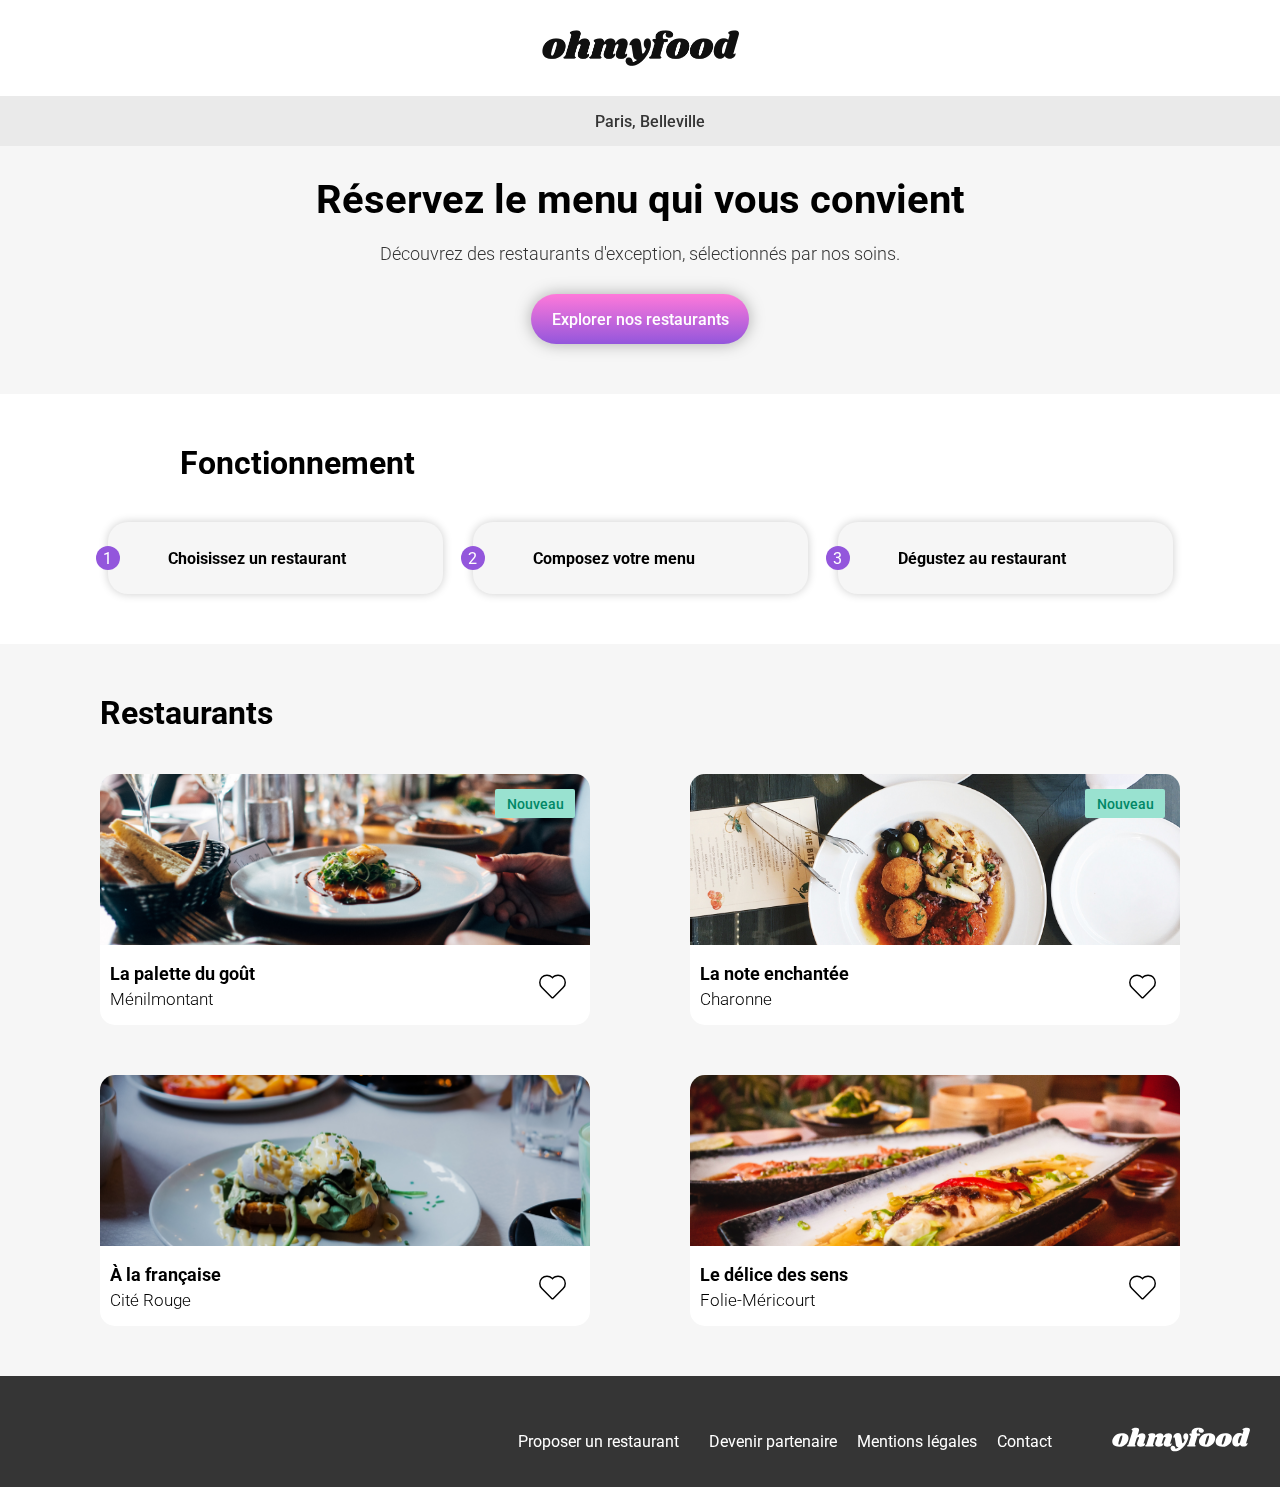
<file: index.html>
<!DOCTYPE html>
<html lang="fr">
<head>
    <meta charset="UTF-8">
    <meta name="viewport" content="width=device-width, initial-scale=1.0">
    <link rel="icon" href="assets/images/logo/omf.png">
    <link rel="preconnect" href="https://fonts.googleapis.com">
    <link rel="preconnect" href="https://fonts.gstatic.com" crossorigin>
    <link href="https://fonts.googleapis.com/css2?family=Roboto+Condensed:ital,wght@0,100..900;1,100..900&family=Roboto:wght@400;500;700;900&display=swap" rel="stylesheet">
    <link rel="preconnect" href="https://fonts.googleapis.com">
    <link rel="preconnect" href="https://fonts.gstatic.com" crossorigin>
    <link href="https://fonts.googleapis.com/css2?family=Shrikhand&display=swap" rel="stylesheet">
    <link rel="stylesheet" href="https://cdnjs.cloudflare.com/ajax/libs/font-awesome/6.2.1/css/all.min.css" integrity="sha512-MV7K8+y+gLIBoVD59lQIYicR65iaqukzvf/nwasF0nqhPay5w/9lJmVM2hMDcnK1OnMGCdVK+iQrJ7lzPJQd1w==" crossorigin="anonymous" referrerpolicy="no-referrer">
    <link rel="stylesheet" href="./assets/style.css">
    <title>ohmyfood</title>
</head>
<body>
    <div class="main__container">
        <div class="loader-background">
            <div class="loader-wrapper">
              <div class="loader">
                <div class="roller"></div>
                <div class="roller"></div>
              </div>
              
              <div id="loader2" class="loader">
                <div class="roller"></div>
                <div class="roller"></div>
              </div>
              
              <div id="loader3" class="loader">
                <div class="roller"></div>
                <div class="roller"></div>
              </div>
            </div>
          </div>
        <header>
            <nav class="container__header">
                <div class="container-logo">
                    <img class="logo" src="./assets/images/logo/ohmyfood.png" alt="logo Ohmyfood">
                </div>
                <div class="container__localisation">
                    <i class="fa-solid fa-location-dot" aria-hidden="true"></i>
                    <p class="txt-localisation">Paris, Belleville</p>
                </div>
            </nav>
        </header>
        <main>
            <section class="container__presentation">
                <div>
                    <h1 class="presentation-title">Réservez le menu qui vous convient</h1>
                    <p class="presentation-txt">Découvrez des restaurants d'exception, sélectionnés par nos soins.</p>
                </div>
                <div class="container__presentation-link">
                    <a class="presentation-link" href="#">Explorer nos restaurants</a>
                </div>
            </section>
            <section class="container-fonctionnement">
                <h1 class="fonctionnement-title">Fonctionnement</h1>
                <div class="container-etapes">
                    <div class="card-etape-one">
                        <i class="fa-solid fa-mobile-screen-button fa-lg"></i>
                        <h3 class="etape-title">Choisissez un restaurant</h3>
                    </div>
                    <div class="card-etape-two">
                        <i class="fa-solid fa-list-ul fa-lg"></i>
                        <h3 class="etape-title">Composez votre menu</h3>
                    </div>
                    <div class="card-etape-three">
                        <i class="fa-solid fa-store fa-lg"></i>
                        <h3 class="etape-title">Dégustez au restaurant</h3>
                    </div>
                </div>
            </section>
            <section class="container__restaurants">
                <div class="container__restaurants-title">
                    <h1>Restaurants</h1>
                </div>
                <div class="container__cards-restaurants">
                    <a href="./restaurants/la-palette-du-goût.html">
                        <article class="card-restaurant-new">
                            <img class="img-restaurant img-position-bottom" src="./assets/images/restaurants/jay-wennington-N_Y88TWmGwA-unsplash.jpg" alt="photo assiette restaurant la palette du goût">
                            <div class="container__presentation-restaurant">
                                <div>
                                    <h3 class="presentation-restaurant-title">La palette du goût</h3>
                                    <p class="presentation-restaurant-txt">Ménilmontant</p>
                                </div>
                                <svg class="" xmlns="http://www.w3.org/2000/svg" width="35px" height="35px" viewBox="0 0 24 24">
                                    <defs>
                                        <linearGradient id="gradient2" x1="0%" y1="0%" x2="0%" y2="100%">
                                            <stop offset="0%" style="stop-color:#9356DC;stop-opacity:1" />
                                            <stop offset="100%" style="stop-color:#FF79DA;stop-opacity:1" />
                                        </linearGradient>
                                    </defs>
                                    <path class="heart"
                                        d="M19.3 5.71002C18.841 5.24601 18.2943 4.87797 17.6917 4.62731C17.0891 4.37666 16.4426 4.2484 15.79 4.25002C15.1373 4.2484 14.4909 4.37666 13.8883 4.62731C13.2857 4.87797 12.739 5.24601 12.28 5.71002L12 6.00002L11.72 5.72001C10.7917 4.79182 9.53273 4.27037 8.22 4.27037C6.90726 4.27037 5.64829 4.79182 4.72 5.72001C3.80386 6.65466 3.29071 7.91125 3.29071 9.22002C3.29071 10.5288 3.80386 11.7854 4.72 12.72L11.49 19.51C11.6306 19.6505 11.8212 19.7294 12.02 19.7294C12.2187 19.7294 12.4094 19.6505 12.55 19.51L19.32 12.72C20.2365 11.7823 20.7479 10.5221 20.7442 9.21092C20.7405 7.89973 20.2218 6.64248 19.3 5.71002Z" />
                                </svg>
                            </div>
                        </article>
                    </a>
                    <a href="./restaurants/la-note-enchantée.html">
                        <article class="card-restaurant-new">
                            <img class="img-restaurant" src="./assets/images/restaurants/stil-u2Lp8tXIcjw-unsplash.jpg" alt="photo assiette restaurant la note enchantée">
                            <div class="container__presentation-restaurant">
                                <div>
                                    <h3 class="presentation-restaurant-title">La note enchantée</h3>
                                    <p class="presentation-restaurant-txt">Charonne</p>
                                </div>
                                <svg class="" xmlns="http://www.w3.org/2000/svg" width="35px" height="35px" viewBox="0 0 24 24">
                                    <defs>
                                        <linearGradient id="gradient3" x1="0%" y1="0%" x2="0%" y2="100%">
                                            <stop offset="0%" style="stop-color:#9356DC;stop-opacity:1" />
                                            <stop offset="100%" style="stop-color:#FF79DA;stop-opacity:1" />
                                        </linearGradient>
                                    </defs>
                                    <path class="heart"
                                        d="M19.3 5.71002C18.841 5.24601 18.2943 4.87797 17.6917 4.62731C17.0891 4.37666 16.4426 4.2484 15.79 4.25002C15.1373 4.2484 14.4909 4.37666 13.8883 4.62731C13.2857 4.87797 12.739 5.24601 12.28 5.71002L12 6.00002L11.72 5.72001C10.7917 4.79182 9.53273 4.27037 8.22 4.27037C6.90726 4.27037 5.64829 4.79182 4.72 5.72001C3.80386 6.65466 3.29071 7.91125 3.29071 9.22002C3.29071 10.5288 3.80386 11.7854 4.72 12.72L11.49 19.51C11.6306 19.6505 11.8212 19.7294 12.02 19.7294C12.2187 19.7294 12.4094 19.6505 12.55 19.51L19.32 12.72C20.2365 11.7823 20.7479 10.5221 20.7442 9.21092C20.7405 7.89973 20.2218 6.64248 19.3 5.71002Z" />
                                </svg>
                            </div>
                        </article>
                    </a>
                    <a href="./restaurants/à-la-française.html">
                        <article class="card-restaurant">
                            <img class="img-restaurant" src="./assets/images/restaurants/toa-heftiba-DQKerTsQwi0-unsplash.jpg" alt="photo assiette restaurant à la française">
                            <div class="container__presentation-restaurant">
                                <div>
                                    <h3 class="presentation-restaurant-title">À la française</h3>
                                    <p class="presentation-restaurant-txt">Cité Rouge</p>
                                </div>
                                <svg class="" xmlns="http://www.w3.org/2000/svg" width="35px" height="35px" viewBox="0 0 24 24">
                                    <defs>
                                        <linearGradient id="gradient4" x1="0%" y1="0%" x2="0%" y2="100%">
                                            <stop offset="0%" style="stop-color:#9356DC;stop-opacity:1" />
                                            <stop offset="100%" style="stop-color:#FF79DA;stop-opacity:1" />
                                        </linearGradient>
                                    </defs>
                                    <path class="heart"
                                        d="M19.3 5.71002C18.841 5.24601 18.2943 4.87797 17.6917 4.62731C17.0891 4.37666 16.4426 4.2484 15.79 4.25002C15.1373 4.2484 14.4909 4.37666 13.8883 4.62731C13.2857 4.87797 12.739 5.24601 12.28 5.71002L12 6.00002L11.72 5.72001C10.7917 4.79182 9.53273 4.27037 8.22 4.27037C6.90726 4.27037 5.64829 4.79182 4.72 5.72001C3.80386 6.65466 3.29071 7.91125 3.29071 9.22002C3.29071 10.5288 3.80386 11.7854 4.72 12.72L11.49 19.51C11.6306 19.6505 11.8212 19.7294 12.02 19.7294C12.2187 19.7294 12.4094 19.6505 12.55 19.51L19.32 12.72C20.2365 11.7823 20.7479 10.5221 20.7442 9.21092C20.7405 7.89973 20.2218 6.64248 19.3 5.71002Z" />
                                </svg>
                            </div>
                        </article>
                    </a>
                    <a href="./restaurants/le-délice-des-sens.html">
                        <article class="card-restaurant">
                            <img class="img-restaurant" src="./assets/images/restaurants/louis-hansel-shotsoflouis-qNBGVyOCY8Q-unsplash.jpg" alt="photo assiette restaurant le délice des sens">
                            <div class="container__presentation-restaurant">
                                <div>
                                    <h3 class="presentation-restaurant-title">Le délice des sens</h3>
                                    <p class="presentation-restaurant-txt">Folie-Méricourt</p>
                                </div>
                                <svg class="" xmlns="http://www.w3.org/2000/svg" width="35px" height="35px" viewBox="0 0 24 24">
                                    <defs>
                                        <linearGradient id="gradient" x1="0%" y1="0%" x2="0%" y2="100%">
                                            <stop offset="0%" style="stop-color:#9356DC;stop-opacity:1" />
                                            <stop offset="100%" style="stop-color:#FF79DA;stop-opacity:1" />
                                        </linearGradient>
                                    </defs>
                                    <path class="heart"
                                        d="M19.3 5.71002C18.841 5.24601 18.2943 4.87797 17.6917 4.62731C17.0891 4.37666 16.4426 4.2484 15.79 4.25002C15.1373 4.2484 14.4909 4.37666 13.8883 4.62731C13.2857 4.87797 12.739 5.24601 12.28 5.71002L12 6.00002L11.72 5.72001C10.7917 4.79182 9.53273 4.27037 8.22 4.27037C6.90726 4.27037 5.64829 4.79182 4.72 5.72001C3.80386 6.65466 3.29071 7.91125 3.29071 9.22002C3.29071 10.5288 3.80386 11.7854 4.72 12.72L11.49 19.51C11.6306 19.6505 11.8212 19.7294 12.02 19.7294C12.2187 19.7294 12.4094 19.6505 12.55 19.51L19.32 12.72C20.2365 11.7823 20.7479 10.5221 20.7442 9.21092C20.7405 7.89973 20.2218 6.64248 19.3 5.71002Z" />
                                </svg>
                            </div>
                        </article>
                    </a>
                </div>
            </section>
        </main>
        <footer class="container__footer">
            <div>
                <img src="./assets/images/logo/ohmyfood@2x.svg" alt="logo ohmyfood">
            </div>
            <ul class="container__footer-links">
                <li class="footer-link"><a href="#"><i class="fa-solid fa-utensils fa-xs"></i>Proposer un restaurant</a></li>
                <li class="footer-link"><a href="#"><i class="fa-solid fa-handshake-angle fa-xs"></i>Devenir partenaire</a></li>
                <li class="footer-link"><a href="#">Mentions légales</a></li>
                <li><a href="#">Contact</a></li>
            </ul>
        </footer>
    </div>
</body>
</html>
</file>
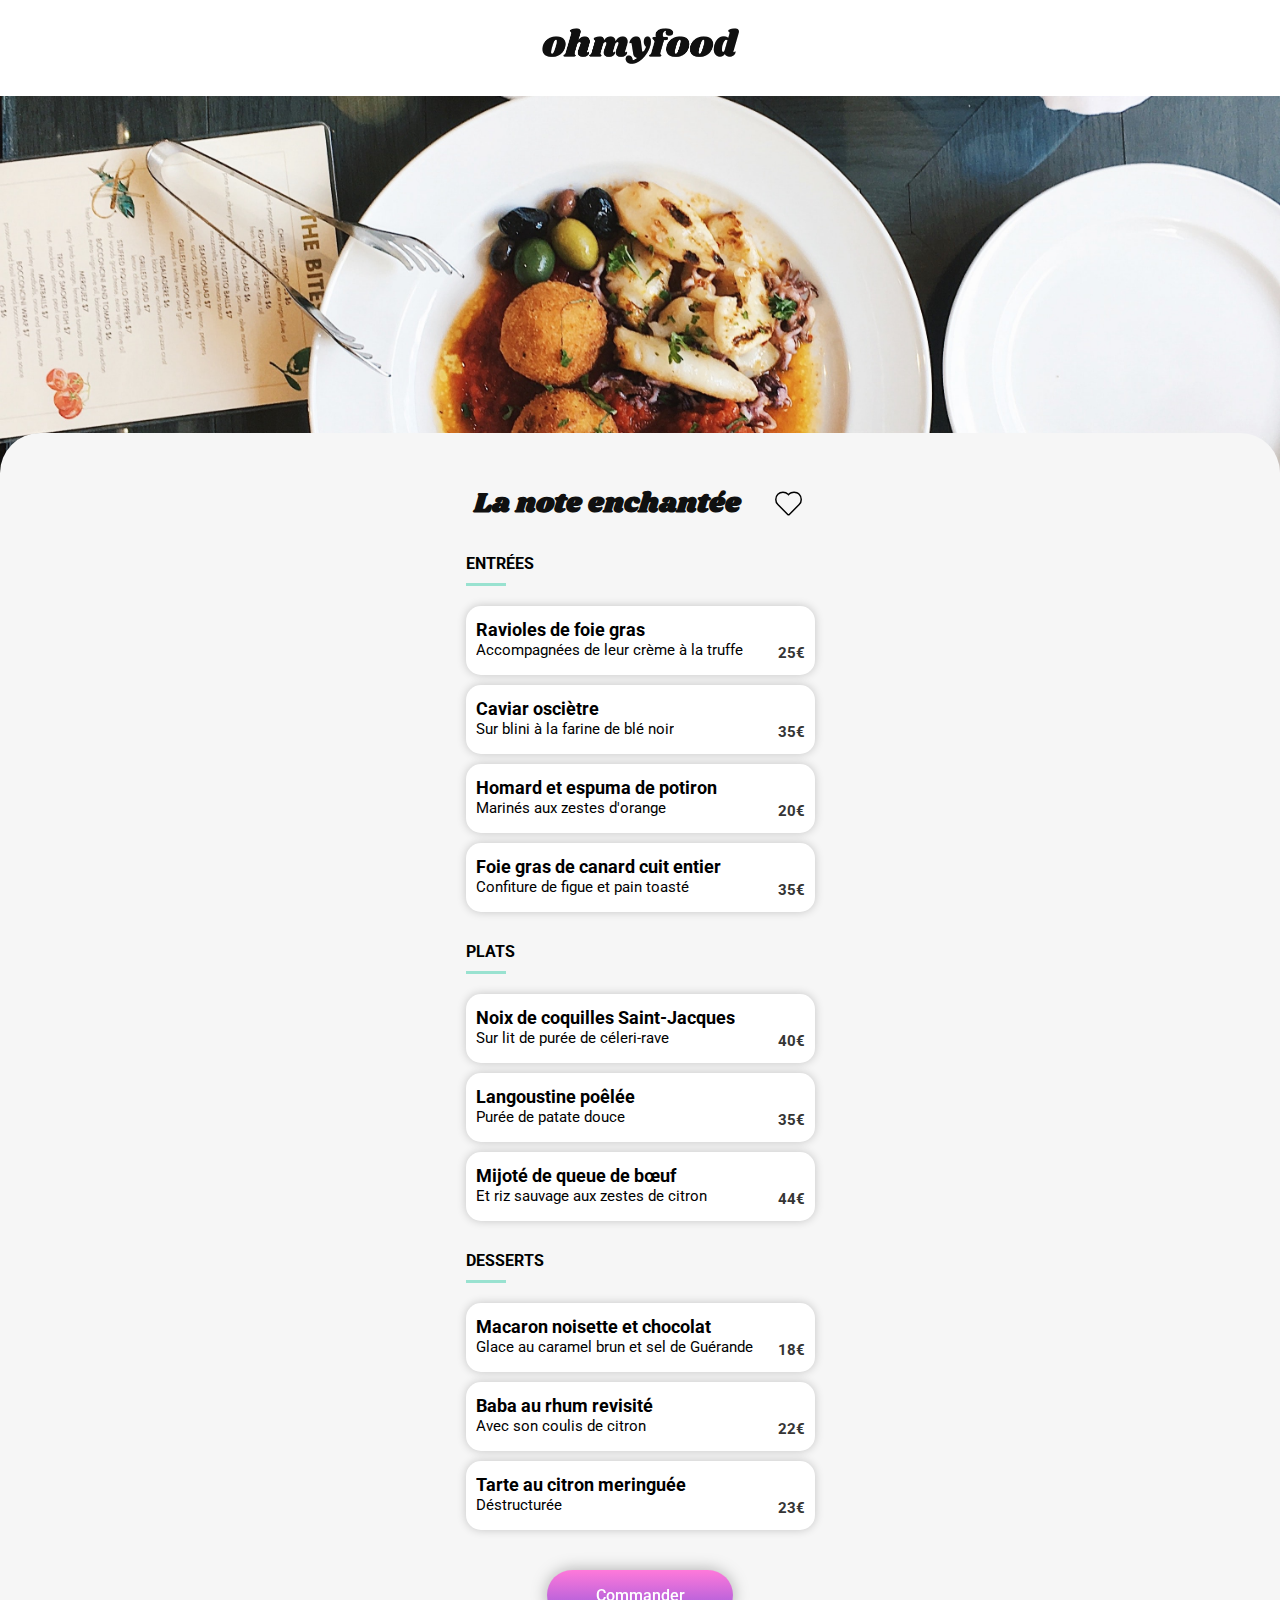
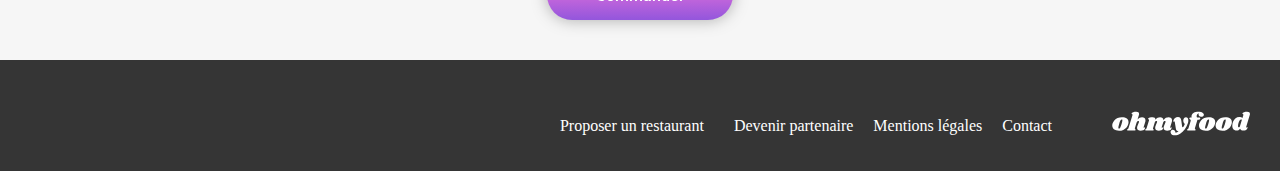
<file: restaurants/la-note-enchantée.html>
<!DOCTYPE html>
<html lang="fr">
<head>
    <meta charset="UTF-8">
    <meta name="viewport" content="width=device-width, initial-scale=1.0">
    <link rel="icon" href="../assets/images/logo/omf.png">
    <link rel="preconnect" href="https://fonts.googleapis.com">
    <link rel="preconnect" href="https://fonts.gstatic.com" crossorigin>
    <link href="https://fonts.googleapis.com/css2?family=Roboto+Condensed:ital,wght@0,100..900;1,100..900&family=Roboto:wght@400;500;700;900&display=swap" rel="stylesheet">
    <link rel="preconnect" href="https://fonts.googleapis.com">
    <link rel="preconnect" href="https://fonts.gstatic.com" crossorigin>
    <link href="https://fonts.googleapis.com/css2?family=Shrikhand&display=swap" rel="stylesheet">
    <link rel="stylesheet" href="https://cdnjs.cloudflare.com/ajax/libs/font-awesome/6.2.1/css/all.min.css" integrity="sha512-MV7K8+y+gLIBoVD59lQIYicR65iaqukzvf/nwasF0nqhPay5w/9lJmVM2hMDcnK1OnMGCdVK+iQrJ7lzPJQd1w==" crossorigin="anonymous" referrerpolicy="no-referrer">
    <link rel="stylesheet" href="../assets/style.css">
    <title>La note enchantée</title>
</head>
<body>
    <div class="restaurant__main-container">
        <header>
            <nav class="restaurant__container-header">
                <div class="restaurant__container-link">
                    <a href="../index.html"><i class="fa-solid fa-arrow-left fa-xl"></i></a>
                </div>
                <div class="restaurant__container-logo">
                    <img class="restaurant-logo" src="../assets/images/logo/ohmyfood.png" alt="logo Ohmyfood">
                </div>
            </nav>
        </header>
        <main>
            <div class="restaurant__container-image">
                <img class="restaurant-image" src="../assets/images/restaurants/stil-u2Lp8tXIcjw-unsplash.jpg" alt="photo assiette restaurant La note enchantée">
            </div>
            <section class="restaurant__container-menu">
                <div class="restaurant__container-title">
                    <h1 class="restaurant-title">La note enchantée</h1>
                    <svg class="" xmlns="http://www.w3.org/2000/svg" width="35px" height="35px" viewBox="0 0 24 24">
                        <defs>
                            <linearGradient id="gradient" x1="0%" y1="0%" x2="0%" y2="100%">
                                <stop offset="0%" style="stop-color:#9356DC;stop-opacity:1" />
                                <stop offset="100%" style="stop-color:#FF79DA;stop-opacity:1" />
                            </linearGradient>
                        </defs>
                        <path class="heart"
                            d="M19.3 5.71002C18.841 5.24601 18.2943 4.87797 17.6917 4.62731C17.0891 4.37666 16.4426 4.2484 15.79 4.25002C15.1373 4.2484 14.4909 4.37666 13.8883 4.62731C13.2857 4.87797 12.739 5.24601 12.28 5.71002L12 6.00002L11.72 5.72001C10.7917 4.79182 9.53273 4.27037 8.22 4.27037C6.90726 4.27037 5.64829 4.79182 4.72 5.72001C3.80386 6.65466 3.29071 7.91125 3.29071 9.22002C3.29071 10.5288 3.80386 11.7854 4.72 12.72L11.49 19.51C11.6306 19.6505 11.8212 19.7294 12.02 19.7294C12.2187 19.7294 12.4094 19.6505 12.55 19.51L19.32 12.72C20.2365 11.7823 20.7479 10.5221 20.7442 9.21092C20.7405 7.89973 20.2218 6.64248 19.3 5.71002Z" />
                    </svg>
                </div>
                <div class="restaurant__container_menu-all">
                    <div class="restaurant__container_menu-title">
                        <h2 class="restaurant__menu-title">ENTRÉES</h2>
                        <p class="restaurant__menu-line"></p>
                    </div>
                    <div class="restaurant__container_menu-all-cards anim-all-one">
                        <article class="restaurant__container_menu-card anim-entrance-one">
                            <div class="restaurant__container_menu-info-price">
                                <div class="restaurant__container_menu-info">
                                    <h3 class="restaurant__container_menu-info-title">Ravioles de foie gras</h3>
                                    <p class="restaurant__container_menu-info-txt">Accompagnées de leur crème à la truffe</p>
                                </div>
                                <div class="restaurant__container_menu-price">
                                    <p>25<span>€</span></p>
                                </div>    
                            </div>
                            <div class="restaurant__container_menu-check">
                                <i class="fa-solid fa-circle-check fa-lg" aria-hidden="true"></i>
                            </div>
                        </article>
                        <article class="restaurant__container_menu-card anim-entrance-two">
                            <div class="restaurant__container_menu-info-price">
                                <div class="restaurant__container_menu-info">
                                    <h3 class="restaurant__container_menu-info-title">Caviar osciètre</h3>
                                    <p class="restaurant__container_menu-info-txt">Sur blini à la farine de blé noir</p>
                                </div>
                                <div class="restaurant__container_menu-price">
                                    <p>35<span>€</span></p>
                                </div>
                            </div>
                            <div class="restaurant__container_menu-check">
                                <i class="fa-solid fa-circle-check fa-lg" aria-hidden="true"></i>
                            </div>
                        </article>
                        <article class="restaurant__container_menu-card anim-entrance-three">
                            <div class="restaurant__container_menu-info-price">
                                <div class="restaurant__container_menu-info">
                                    <h3 class="restaurant__container_menu-info-title">Homard et espuma de potiron</h3>
                                    <p class="restaurant__container_menu-info-txt">Marinés aux zestes d'orange</p>
                                </div>
                                <div class="restaurant__container_menu-price">
                                    <p>20<span>€</span></p>
                                </div>
                            </div>
                            <div class="restaurant__container_menu-check">
                                <i class="fa-solid fa-circle-check fa-lg" aria-hidden="true"></i>
                            </div>
                        </article>
                        <article class="restaurant__container_menu-card anim-entrance-four">
                            <div class="restaurant__container_menu-info-price">
                                <div class="restaurant__container_menu-info">
                                    <h3 class="restaurant__container_menu-info-title">Foie gras de canard cuit entier</h3>
                                    <p class="restaurant__container_menu-info-txt">Confiture de figue et pain toasté</p>
                                </div>
                                <div class="restaurant__container_menu-price">
                                    <p>35<span>€</span></p>
                                </div>
                            </div>
                            <div class="restaurant__container_menu-check">
                                <i class="fa-solid fa-circle-check fa-lg" aria-hidden="true"></i>
                            </div>
                        </article>
                    </div>
                </div>
                <div class="restaurant__container_menu-all">
                    <div class="restaurant__container_menu-title">
                        <h2 class="restaurant__menu-title">PLATS</h2>
                        <p class="restaurant__menu-line"></p>
                    </div>
                    <div class="restaurant__container_menu-all-cards anim-all-two">
                        <article class="restaurant__container_menu-card anim-dish-one">
                            <div class="restaurant__container_menu-info-price">
                                <div class="restaurant__container_menu-info">
                                    <h3 class="restaurant__container_menu-info-title">Noix de coquilles Saint-Jacques</h3>
                                    <p class="restaurant__container_menu-info-txt">Sur lit de purée de céleri-rave</p>
                                </div>
                                <div class="restaurant__container_menu-price">
                                    <p>40<span>€</span></p>
                                </div>
                            </div>
                            <div class="restaurant__container_menu-check">
                                <i class="fa-solid fa-circle-check fa-lg" aria-hidden="true"></i>
                            </div>
                        </article>
                        <article class="restaurant__container_menu-card anim-dish-two">
                            <div class="restaurant__container_menu-info-price">
                                <div class="restaurant__container_menu-info">
                                    <h3 class="restaurant__container_menu-info-title">Langoustine poêlée</h3>
                                    <p class="restaurant__container_menu-info-txt">Purée de patate douce</p>
                                </div>
                                <div class="restaurant__container_menu-price">
                                    <p>35<span>€</span></p>
                                </div>
                            </div>
                            <div class="restaurant__container_menu-check">
                                <i class="fa-solid fa-circle-check fa-lg" aria-hidden="true"></i>
                            </div>
                        </article>
                        <article class="restaurant__container_menu-card anim-dish-three">
                            <div class="restaurant__container_menu-info-price">
                                <div class="restaurant__container_menu-info">
                                    <h3 class="restaurant__container_menu-info-title">Mijoté de queue de bœuf</h3>
                                    <p class="restaurant__container_menu-info-txt">Et riz sauvage aux zestes de citron</p>
                                </div>
                                <div class="restaurant__container_menu-price">
                                    <p>44<span>€</span></p>
                                </div>
                            </div>
                            <div class="restaurant__container_menu-check">
                                <i class="fa-solid fa-circle-check fa-lg" aria-hidden="true"></i>
                            </div>
                        </article>
                    </div>
                </div>
                <div class="restaurant__container_menu-all">
                    <div class="restaurant__container_menu-title">
                        <h2 class="restaurant__menu-title">DESSERTS</h2>
                        <p class="restaurant__menu-line"></p>
                    </div>
                    <div class="restaurant__container_menu-all-cards anim-all-three">
                        <article class="restaurant__container_menu-card anim-dessert-one">
                            <div class="restaurant__container_menu-info-price">
                                <div class="restaurant__container_menu-info">
                                    <h3 class="restaurant__container_menu-info-title">Macaron noisette et chocolat</h3>
                                    <p class="restaurant__container_menu-info-txt">Glace au caramel brun et sel de Guérande</p>
                                </div>
                                <div class="restaurant__container_menu-price">
                                    <p>18<span>€</span></p>
                                </div>
                            </div>
                            <div class="restaurant__container_menu-check">
                                <i class="fa-solid fa-circle-check fa-lg" aria-hidden="true"></i>
                            </div>
                        </article>
                        <article class="restaurant__container_menu-card anim-dessert-two">
                            <div class="restaurant__container_menu-info-price">
                                <div class="restaurant__container_menu-info">
                                    <h3 class="restaurant__container_menu-info-title">Baba au rhum revisité</h3>
                                    <p class="restaurant__container_menu-info-txt">Avec son coulis de citron</p>
                                </div>
                                <div class="restaurant__container_menu-price">
                                    <p>22<span>€</span></p>
                                </div>
                            </div>
                            <div class="restaurant__container_menu-check">
                                <i class="fa-solid fa-circle-check fa-lg" aria-hidden="true"></i>
                            </div>
                        </article>
                        <article class="restaurant__container_menu-card anim-dessert-three">
                            <div class="restaurant__container_menu-info-price">
                                <div class="restaurant__container_menu-info">
                                    <h3 class="restaurant__container_menu-info-title">Tarte au citron meringuée</h3>
                                    <p class="restaurant__container_menu-info-txt">Déstructurée</p>
                                </div>
                                <div class="restaurant__container_menu-price">
                                    <p>23<span>€</span></p>
                                </div>
                            </div>
                            <div class="restaurant__container_menu-check">
                                <i class="fa-solid fa-circle-check fa-lg" aria-hidden="true"></i>
                            </div>
                        </article>
                    </div>
                </div>
                <div class="restaurant__container-menu-link">
                    <a class="menu-link" href="#">Commander</a>
                </div>
            </section>
        </main>
        <footer class="container__footer">
            <div>
                <img src="../assets/images/logo/ohmyfood@2x.svg" alt="logo ohmyfood">
            </div>
            <ul class="container__footer-links">
                <li class="footer-link"><a href="#"><i class="fa-solid fa-utensils fa-xs"></i>Proposer un restaurant</a></li>
                <li class="footer-link"><a href="#"><i class="fa-solid fa-handshake-angle fa-xs"></i>Devenir partenaire</a></li>
                <li class="footer-link"><a href="#">Mentions légales</a></li>
                <li><a href="#">Contact</a></li>
            </ul>
        </footer>
    </div>
</body>
</html>
</file>
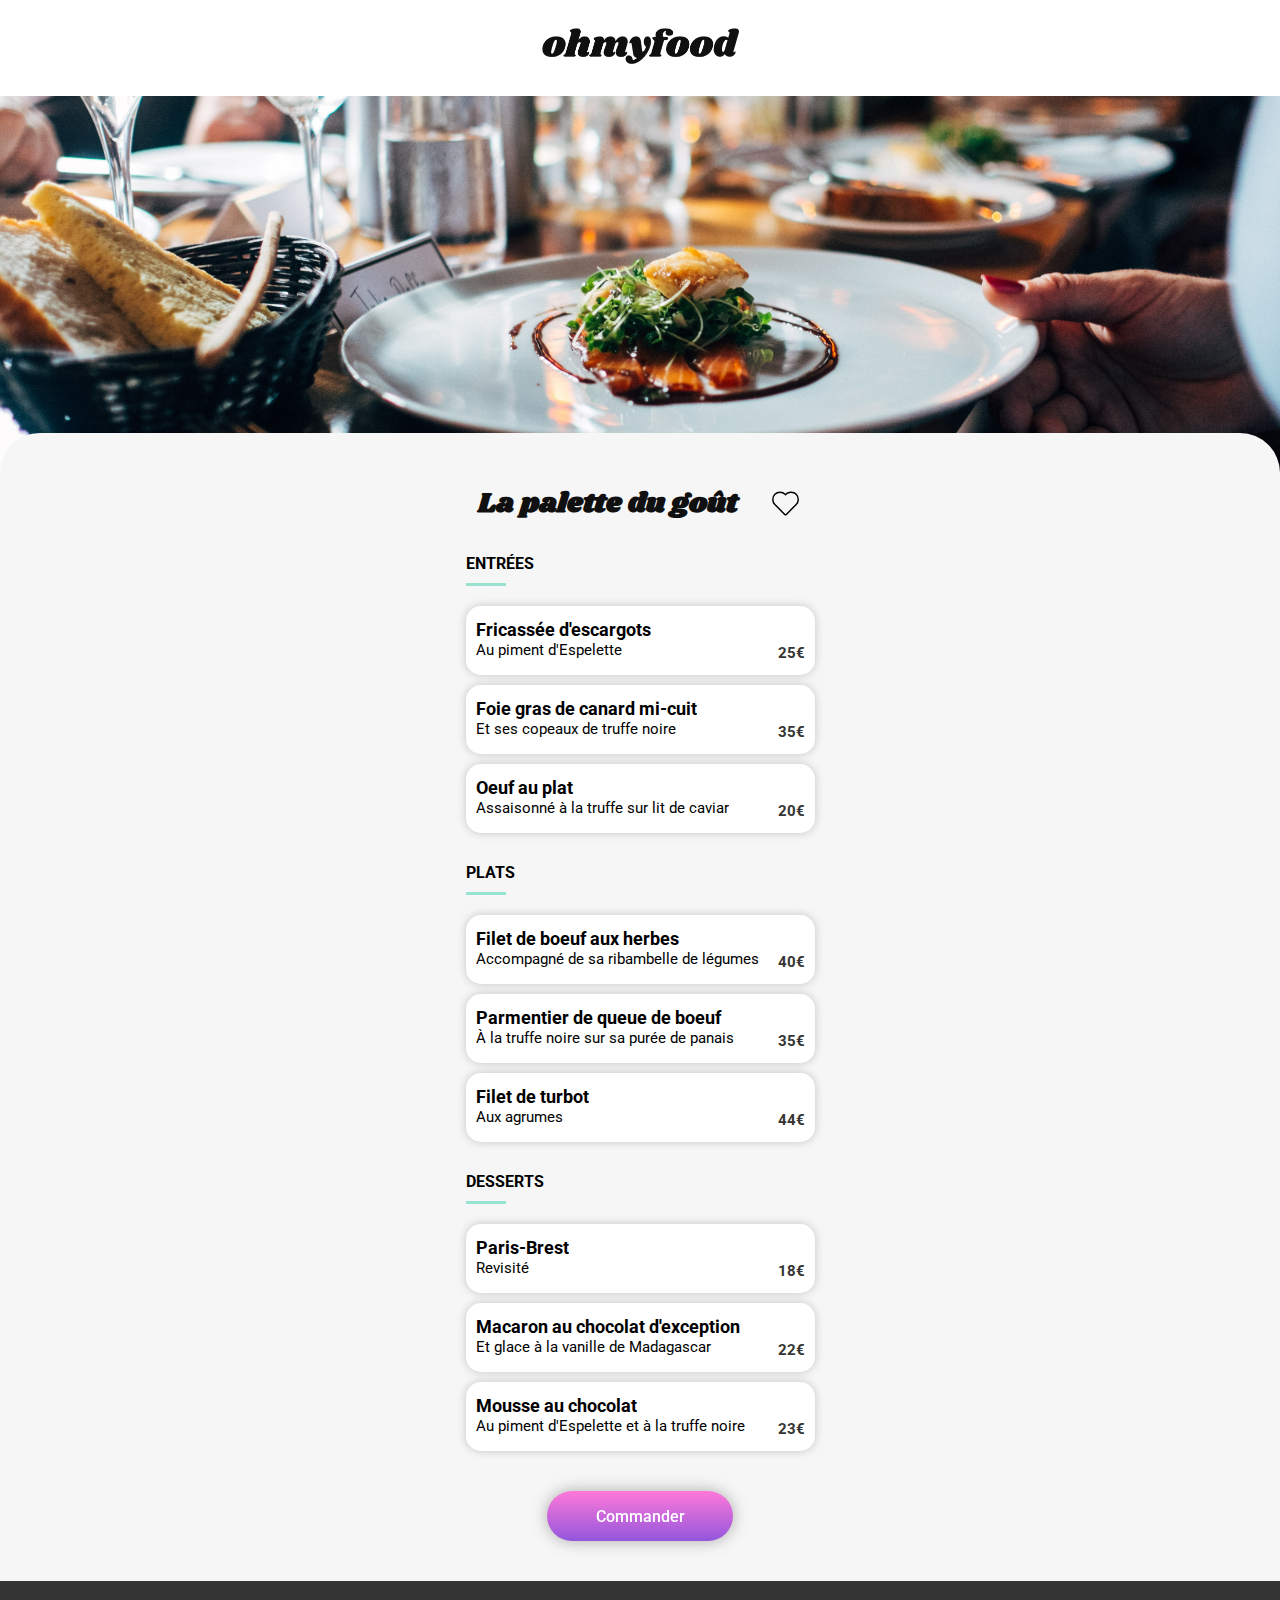
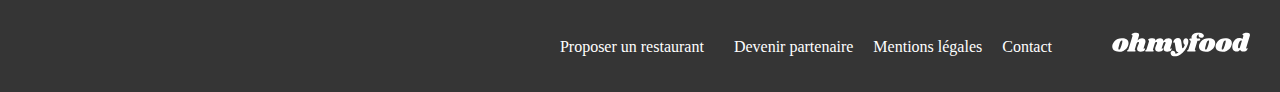
<file: restaurants/la-palette-du-goût.html>
<!DOCTYPE html>
<html lang="fr">
<head>
    <meta charset="UTF-8">
    <meta name="viewport" content="width=device-width, initial-scale=1.0">
    <link rel="icon" href="../assets/images/logo/omf.png">
    <link rel="preconnect" href="https://fonts.googleapis.com">
    <link rel="preconnect" href="https://fonts.gstatic.com" crossorigin>
    <link href="https://fonts.googleapis.com/css2?family=Roboto+Condensed:ital,wght@0,100..900;1,100..900&family=Roboto:wght@400;500;700;900&display=swap" rel="stylesheet">
    <link rel="preconnect" href="https://fonts.googleapis.com">
    <link rel="preconnect" href="https://fonts.gstatic.com" crossorigin>
    <link href="https://fonts.googleapis.com/css2?family=Shrikhand&display=swap" rel="stylesheet">
    <link rel="stylesheet" href="https://cdnjs.cloudflare.com/ajax/libs/font-awesome/6.2.1/css/all.min.css" integrity="sha512-MV7K8+y+gLIBoVD59lQIYicR65iaqukzvf/nwasF0nqhPay5w/9lJmVM2hMDcnK1OnMGCdVK+iQrJ7lzPJQd1w==" crossorigin="anonymous" referrerpolicy="no-referrer">
    <link rel="stylesheet" href="../assets/style.css">
    <title>La palette du goût</title>
</head>
<body>
    <div class="restaurant__main-container">
        <header>
            <nav class="restaurant__container-header">
                <div class="restaurant__container-link">
                    <a href="../index.html"><i class="fa-solid fa-arrow-left fa-xl"></i></a>
                </div>
                <div class="restaurant__container-logo">
                    <img class="restaurant-logo" src="../assets/images/logo/ohmyfood.png" alt="logo Ohmyfood">
                </div>
            </nav>
        </header>
        <main>
            <div class="restaurant__container-image">
                <img class="restaurant-image" src="../assets/images/restaurants/jay-wennington-N_Y88TWmGwA-unsplash.jpg" alt="photo assiette restaurant la palette du goût">
            </div>
            <section class="restaurant__container-menu">
                <div class="restaurant__container-title">
                    <h1 class="restaurant-title">La palette du goût</h1>
                    <svg class="" xmlns="http://www.w3.org/2000/svg" width="35px" height="35px" viewBox="0 0 24 24">
                        <defs>
                            <linearGradient id="gradient" x1="0%" y1="0%" x2="0%" y2="100%">
                                <stop offset="0%" style="stop-color:#9356DC;stop-opacity:1" />
                                <stop offset="100%" style="stop-color:#FF79DA;stop-opacity:1" />
                            </linearGradient>
                        </defs>
                        <path class="heart"
                            d="M19.3 5.71002C18.841 5.24601 18.2943 4.87797 17.6917 4.62731C17.0891 4.37666 16.4426 4.2484 15.79 4.25002C15.1373 4.2484 14.4909 4.37666 13.8883 4.62731C13.2857 4.87797 12.739 5.24601 12.28 5.71002L12 6.00002L11.72 5.72001C10.7917 4.79182 9.53273 4.27037 8.22 4.27037C6.90726 4.27037 5.64829 4.79182 4.72 5.72001C3.80386 6.65466 3.29071 7.91125 3.29071 9.22002C3.29071 10.5288 3.80386 11.7854 4.72 12.72L11.49 19.51C11.6306 19.6505 11.8212 19.7294 12.02 19.7294C12.2187 19.7294 12.4094 19.6505 12.55 19.51L19.32 12.72C20.2365 11.7823 20.7479 10.5221 20.7442 9.21092C20.7405 7.89973 20.2218 6.64248 19.3 5.71002Z" />
                    </svg>
                </div>
                <div class="restaurant__container_menu-all">
                    <div class="restaurant__container_menu-title">
                        <h2 class="restaurant__menu-title">ENTRÉES</h2>
                        <p class="restaurant__menu-line"></p>
                    </div>
                    <div class="restaurant__container_menu-all-cards anim-all-one">
                        <article class="restaurant__container_menu-card anim-entrance-one">
                            <div class="restaurant__container_menu-info-price">
                                <div class="restaurant__container_menu-info">
                                    <h3 class="restaurant__container_menu-info-title">Fricassée d'escargots</h3>
                                    <p class="restaurant__container_menu-info-txt">Au piment d'Espelette</p>
                                </div>
                                <div class="restaurant__container_menu-price">
                                    <p>25<span>€</span></p>
                                </div>    
                            </div>
                            <div class="restaurant__container_menu-check">
                                <i class="fa-solid fa-circle-check fa-lg" aria-hidden="true"></i>
                            </div>
                        </article>
                        <article class="restaurant__container_menu-card anim-entrance-two-op">
                            <div class="restaurant__container_menu-info-price">
                                <div class="restaurant__container_menu-info">
                                    <h3 class="restaurant__container_menu-info-title">Foie gras de canard mi-cuit</h3>
                                    <p class="restaurant__container_menu-info-txt">Et ses copeaux de truffe noire</p>
                                </div>
                                <div class="restaurant__container_menu-price">
                                    <p>35<span>€</span></p>
                                </div>
                            </div>
                            <div class="restaurant__container_menu-check">
                                <i class="fa-solid fa-circle-check fa-lg" aria-hidden="true"></i>
                            </div>
                        </article>
                        <article class="restaurant__container_menu-card anim-entrance-two">
                            <div class="restaurant__container_menu-info-price">
                                <div class="restaurant__container_menu-info">
                                    <h3 class="restaurant__container_menu-info-title">Oeuf au plat</h3>
                                    <p class="restaurant__container_menu-info-txt">Assaisonné à la truffe sur lit de caviar</p>
                                </div>
                                <div class="restaurant__container_menu-price">
                                    <p>20<span>€</span></p>
                                </div>
                            </div>
                            <div class="restaurant__container_menu-check">
                                <i class="fa-solid fa-circle-check fa-lg" aria-hidden="true"></i>
                            </div>
                        </article>
                    </div>
                </div>
                <div class="restaurant__container_menu-all">
                    <div class="restaurant__container_menu-title">
                        <h2 class="restaurant__menu-title">PLATS</h2>
                        <p class="restaurant__menu-line"></p>
                    </div>
                    <div class="restaurant__container_menu-all-cards anim-all-two">
                        <article class="restaurant__container_menu-card anim-dish-one">
                            <div class="restaurant__container_menu-info-price">
                                <div class="restaurant__container_menu-info">
                                    <h3 class="restaurant__container_menu-info-title">Filet de boeuf aux herbes</h3>
                                    <p class="restaurant__container_menu-info-txt">Accompagné de sa ribambelle de légumes</p>
                                </div>
                                <div class="restaurant__container_menu-price">
                                    <p>40<span>€</span></p>
                                </div>
                            </div>
                            <div class="restaurant__container_menu-check">
                                <i class="fa-solid fa-circle-check fa-lg" aria-hidden="true"></i>
                            </div>
                        </article>
                        <article class="restaurant__container_menu-card anim-dish-two">
                            <div class="restaurant__container_menu-info-price">
                                <div class="restaurant__container_menu-info">
                                    <h3 class="restaurant__container_menu-info-title">Parmentier de queue de boeuf</h3>
                                    <p class="restaurant__container_menu-info-txt">À la truffe noire sur sa purée de panais</p>
                                </div>
                                <div class="restaurant__container_menu-price">
                                    <p>35<span>€</span></p>
                                </div>
                            </div>
                            <div class="restaurant__container_menu-check">
                                <i class="fa-solid fa-circle-check fa-lg" aria-hidden="true"></i>
                            </div>
                        </article>
                        <article class="restaurant__container_menu-card anim-dish-three">
                            <div class="restaurant__container_menu-info-price">
                                <div class="restaurant__container_menu-info">
                                    <h3 class="restaurant__container_menu-info-title">Filet de turbot</h3>
                                    <p class="restaurant__container_menu-info-txt">Aux agrumes</p>
                                </div>
                                <div class="restaurant__container_menu-price">
                                    <p>44<span>€</span></p>
                                </div>
                            </div>
                            <div class="restaurant__container_menu-check">
                                <i class="fa-solid fa-circle-check fa-lg" aria-hidden="true"></i>
                            </div>
                        </article>
                    </div>
                </div>
                <div class="restaurant__container_menu-all">
                    <div class="restaurant__container_menu-title">
                        <h2 class="restaurant__menu-title">DESSERTS</h2>
                        <p class="restaurant__menu-line"></p>
                    </div>
                    <div class="restaurant__container_menu-all-cards anim-all-three">
                        <article class="restaurant__container_menu-card anim-dessert-one">
                            <div class="restaurant__container_menu-info-price">
                                <div class="restaurant__container_menu-info">
                                    <h3 class="restaurant__container_menu-info-title">Paris-Brest</h3>
                                    <p class="restaurant__container_menu-info-txt">Revisité</p>
                                </div>
                                <div class="restaurant__container_menu-price">
                                    <p>18<span>€</span></p>
                                </div>
                            </div>
                            <div class="restaurant__container_menu-check">
                                <i class="fa-solid fa-circle-check fa-lg" aria-hidden="true"></i>
                            </div>
                        </article>
                        <article class="restaurant__container_menu-card anim-dessert-two">
                            <div class="restaurant__container_menu-info-price">
                                <div class="restaurant__container_menu-info">
                                    <h3 class="restaurant__container_menu-info-title">Macaron au chocolat d'exception</h3>
                                    <p class="restaurant__container_menu-info-txt">Et glace à la vanille de Madagascar</p>
                                </div>
                                <div class="restaurant__container_menu-price">
                                    <p>22<span>€</span></p>
                                </div>
                            </div>
                            <div class="restaurant__container_menu-check">
                                <i class="fa-solid fa-circle-check fa-lg" aria-hidden="true"></i>
                            </div>
                        </article>
                        <article class="restaurant__container_menu-card anim-dessert-three">
                            <div class="restaurant__container_menu-info-price">
                                <div class="restaurant__container_menu-info">
                                    <h3 class="restaurant__container_menu-info-title">Mousse au chocolat</h3>
                                    <p class="restaurant__container_menu-info-txt">Au piment d'Espelette et à la truffe noire</p>
                                </div>
                                <div class="restaurant__container_menu-price">
                                    <p>23<span>€</span></p>
                                </div>
                            </div>
                            <div class="restaurant__container_menu-check">
                                <i class="fa-solid fa-circle-check fa-lg" aria-hidden="true"></i>
                            </div>
                        </article>
                    </div>
                </div>
                <div class="restaurant__container-menu-link">
                    <a class="menu-link" href="#">Commander</a>
                </div>
            </section>
        </main>
        <footer class="container__footer">
            <div>
                <img src="../assets/images/logo/ohmyfood@2x.svg" alt="logo ohmyfood">
            </div>
            <ul class="container__footer-links">
                <li class="footer-link"><a href="#"><i class="fa-solid fa-utensils fa-xs"></i>Proposer un restaurant</a></li>
                <li class="footer-link"><a href="#"><i class="fa-solid fa-handshake-angle fa-xs"></i>Devenir partenaire</a></li>
                <li class="footer-link"><a href="#">Mentions légales</a></li>
                <li><a href="#">Contact</a></li>
            </ul>
        </footer>
    </div>
</body>
</html>
</file>
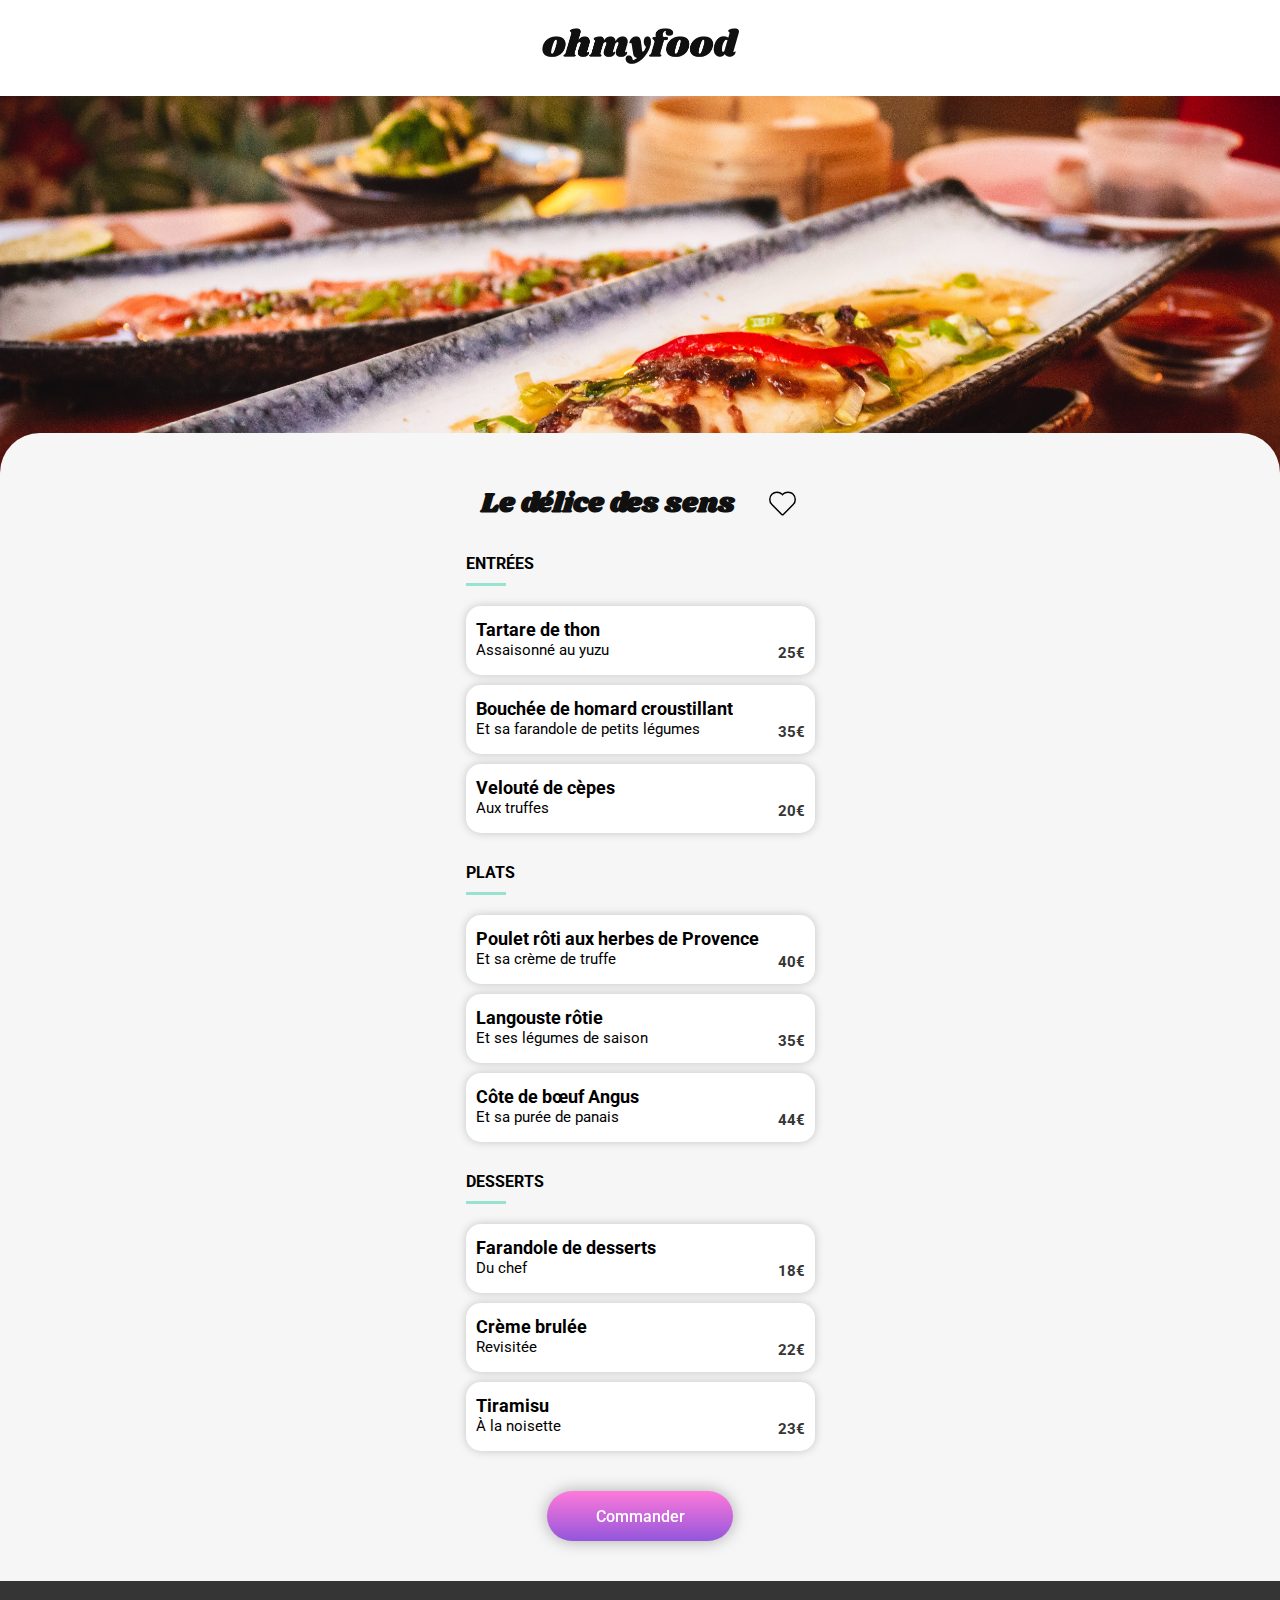
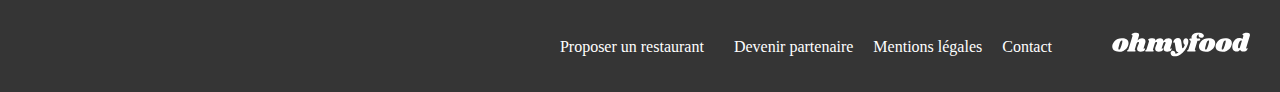
<file: restaurants/le-délice-des-sens.html>
<!DOCTYPE html>
<html lang="fr">
<head>
    <meta charset="UTF-8">
    <meta name="viewport" content="width=device-width, initial-scale=1.0">
    <link rel="icon" href="../assets/images/logo/omf.png">
    <link rel="preconnect" href="https://fonts.googleapis.com">
    <link rel="preconnect" href="https://fonts.gstatic.com" crossorigin>
    <link href="https://fonts.googleapis.com/css2?family=Roboto+Condensed:ital,wght@0,100..900;1,100..900&family=Roboto:wght@400;500;700;900&display=swap" rel="stylesheet">
    <link rel="preconnect" href="https://fonts.googleapis.com">
    <link rel="preconnect" href="https://fonts.gstatic.com" crossorigin>
    <link href="https://fonts.googleapis.com/css2?family=Shrikhand&display=swap" rel="stylesheet">
    <link rel="stylesheet" href="https://cdnjs.cloudflare.com/ajax/libs/font-awesome/6.2.1/css/all.min.css" integrity="sha512-MV7K8+y+gLIBoVD59lQIYicR65iaqukzvf/nwasF0nqhPay5w/9lJmVM2hMDcnK1OnMGCdVK+iQrJ7lzPJQd1w==" crossorigin="anonymous" referrerpolicy="no-referrer">
    <link rel="stylesheet" href="../assets/style.css">
    <title>Le délice des sens</title>
</head>
<body>
    <div class="restaurant__main-container">
        <header>
            <nav class="restaurant__container-header">
                <div class="restaurant__container-link">
                    <a href="../index.html"><i class="fa-solid fa-arrow-left fa-xl"></i></a>
                </div>
                <div class="restaurant__container-logo">
                    <img class="restaurant-logo" src="../assets/images/logo/ohmyfood.png" alt="logo Ohmyfood">
                </div>
            </nav>
        </header>
        <main>
            <div class="restaurant__container-image">
                <img class="restaurant-image" src="../assets/images/restaurants/louis-hansel-shotsoflouis-qNBGVyOCY8Q-unsplash.jpg" alt="photo assiette restaurant Le délice des sens">
            </div>
            <section class="restaurant__container-menu">
                <div class="restaurant__container-title">
                    <h1 class="restaurant-title">Le délice des sens</h1>
                    <svg class="" xmlns="http://www.w3.org/2000/svg" width="35px" height="35px" viewBox="0 0 24 24">
                        <defs>
                            <linearGradient id="gradient" x1="0%" y1="0%" x2="0%" y2="100%">
                                <stop offset="0%" style="stop-color:#9356DC;stop-opacity:1" />
                                <stop offset="100%" style="stop-color:#FF79DA;stop-opacity:1" />
                            </linearGradient>
                        </defs>
                        <path class="heart"
                            d="M19.3 5.71002C18.841 5.24601 18.2943 4.87797 17.6917 4.62731C17.0891 4.37666 16.4426 4.2484 15.79 4.25002C15.1373 4.2484 14.4909 4.37666 13.8883 4.62731C13.2857 4.87797 12.739 5.24601 12.28 5.71002L12 6.00002L11.72 5.72001C10.7917 4.79182 9.53273 4.27037 8.22 4.27037C6.90726 4.27037 5.64829 4.79182 4.72 5.72001C3.80386 6.65466 3.29071 7.91125 3.29071 9.22002C3.29071 10.5288 3.80386 11.7854 4.72 12.72L11.49 19.51C11.6306 19.6505 11.8212 19.7294 12.02 19.7294C12.2187 19.7294 12.4094 19.6505 12.55 19.51L19.32 12.72C20.2365 11.7823 20.7479 10.5221 20.7442 9.21092C20.7405 7.89973 20.2218 6.64248 19.3 5.71002Z" />
                    </svg>
                </div>
                <div class="restaurant__container_menu-all">
                    <div class="restaurant__container_menu-title">
                        <h2 class="restaurant__menu-title">ENTRÉES</h2>
                        <p class="restaurant__menu-line"></p>
                    </div>
                    <div class="restaurant__container_menu-all-cards anim-all-one">
                        <article class="restaurant__container_menu-card anim-entrance-one">
                            <div class="restaurant__container_menu-info-price">
                                <div class="restaurant__container_menu-info">
                                    <h3 class="restaurant__container_menu-info-title">Tartare de thon</h3>
                                    <p class="restaurant__container_menu-info-txt">Assaisonné au yuzu</p>
                                </div>
                                <div class="restaurant__container_menu-price">
                                    <p>25<span>€</span></p>
                                </div>    
                            </div>
                            <div class="restaurant__container_menu-check">
                                <i class="fa-solid fa-circle-check fa-lg" aria-hidden="true"></i>
                            </div>
                        </article>
                        <article class="restaurant__container_menu-card anim-entrance-two-op">
                            <div class="restaurant__container_menu-info-price">
                                <div class="restaurant__container_menu-info">
                                    <h3 class="restaurant__container_menu-info-title">Bouchée de homard croustillant</h3>
                                    <p class="restaurant__container_menu-info-txt">Et sa farandole de petits légumes</p>
                                </div>
                                <div class="restaurant__container_menu-price">
                                    <p>35<span>€</span></p>
                                </div>
                            </div>
                            <div class="restaurant__container_menu-check">
                                <i class="fa-solid fa-circle-check fa-lg" aria-hidden="true"></i>
                            </div>
                        </article>
                        <article class="restaurant__container_menu-card anim-entrance-two">
                            <div class="restaurant__container_menu-info-price">
                                <div class="restaurant__container_menu-info">
                                    <h3 class="restaurant__container_menu-info-title">Velouté de cèpes</h3>
                                    <p class="restaurant__container_menu-info-txt">Aux truffes</p>
                                </div>
                                <div class="restaurant__container_menu-price">
                                    <p>20<span>€</span></p>
                                </div>
                            </div>
                            <div class="restaurant__container_menu-check">
                                <i class="fa-solid fa-circle-check fa-lg" aria-hidden="true"></i>
                            </div>
                        </article>
                    </div>
                </div>
                <div class="restaurant__container_menu-all">
                    <div class="restaurant__container_menu-title">
                        <h2 class="restaurant__menu-title">PLATS</h2>
                        <p class="restaurant__menu-line"></p>
                    </div>
                    <div class="restaurant__container_menu-all-cards anim-all-two">
                        <article class="restaurant__container_menu-card anim-dish-one">
                            <div class="restaurant__container_menu-info-price">
                                <div class="restaurant__container_menu-info">
                                    <h3 class="restaurant__container_menu-info-title">Poulet rôti aux herbes de Provence</h3>
                                    <p class="restaurant__container_menu-info-txt">Et sa crème de truffe</p>
                                </div>
                                <div class="restaurant__container_menu-price">
                                    <p>40<span>€</span></p>
                                </div>
                            </div>
                            <div class="restaurant__container_menu-check">
                                <i class="fa-solid fa-circle-check fa-lg" aria-hidden="true"></i>
                            </div>
                        </article>
                        <article class="restaurant__container_menu-card anim-dish-two">
                            <div class="restaurant__container_menu-info-price">
                                <div class="restaurant__container_menu-info">
                                    <h3 class="restaurant__container_menu-info-title">Langouste rôtie</h3>
                                    <p class="restaurant__container_menu-info-txt">Et ses légumes de saison</p>
                                </div>
                                <div class="restaurant__container_menu-price">
                                    <p>35<span>€</span></p>
                                </div>
                            </div>
                            <div class="restaurant__container_menu-check">
                                <i class="fa-solid fa-circle-check fa-lg" aria-hidden="true"></i>
                            </div>
                        </article>
                        <article class="restaurant__container_menu-card anim-dish-three">
                            <div class="restaurant__container_menu-info-price">
                                <div class="restaurant__container_menu-info">
                                    <h3 class="restaurant__container_menu-info-title">Côte de bœuf Angus</h3>
                                    <p class="restaurant__container_menu-info-txt">Et sa purée de panais</p>
                                </div>
                                <div class="restaurant__container_menu-price">
                                    <p>44<span>€</span></p>
                                </div>
                            </div>
                            <div class="restaurant__container_menu-check">
                                <i class="fa-solid fa-circle-check fa-lg" aria-hidden="true"></i>
                            </div>
                        </article>
                    </div>
                </div>
                <div class="restaurant__container_menu-all">
                    <div class="restaurant__container_menu-title">
                        <h2 class="restaurant__menu-title">DESSERTS</h2>
                        <p class="restaurant__menu-line"></p>
                    </div>
                    <div class="restaurant__container_menu-all-cards anim-all-three">
                        <article class="restaurant__container_menu-card anim-dessert-one">
                            <div class="restaurant__container_menu-info-price">
                                <div class="restaurant__container_menu-info">
                                    <h3 class="restaurant__container_menu-info-title">Farandole de desserts</h3>
                                    <p class="restaurant__container_menu-info-txt">Du chef</p>
                                </div>
                                <div class="restaurant__container_menu-price">
                                    <p>18<span>€</span></p>
                                </div>
                            </div>
                            <div class="restaurant__container_menu-check">
                                <i class="fa-solid fa-circle-check fa-lg" aria-hidden="true"></i>
                            </div>
                        </article>
                        <article class="restaurant__container_menu-card anim-dessert-two">
                            <div class="restaurant__container_menu-info-price">
                                <div class="restaurant__container_menu-info">
                                    <h3 class="restaurant__container_menu-info-title">Crème brulée</h3>
                                    <p class="restaurant__container_menu-info-txt">Revisitée</p>
                                </div>
                                <div class="restaurant__container_menu-price">
                                    <p>22<span>€</span></p>
                                </div>
                            </div>
                            <div class="restaurant__container_menu-check">
                                <i class="fa-solid fa-circle-check fa-lg" aria-hidden="true"></i>
                            </div>
                        </article>
                        <article class="restaurant__container_menu-card anim-dessert-three">
                            <div class="restaurant__container_menu-info-price">
                                <div class="restaurant__container_menu-info">
                                    <h3 class="restaurant__container_menu-info-title">Tiramisu</h3>
                                    <p class="restaurant__container_menu-info-txt">À la noisette</p>
                                </div>
                                <div class="restaurant__container_menu-price">
                                    <p>23<span>€</span></p>
                                </div>
                            </div>
                            <div class="restaurant__container_menu-check">
                                <i class="fa-solid fa-circle-check fa-lg" aria-hidden="true"></i>
                            </div>
                        </article>
                    </div>
                </div>
                <div class="restaurant__container-menu-link">
                    <a class="menu-link" href="#">Commander</a>
                </div>
            </section>
        </main>
        <footer class="container__footer">
            <div>
                <img src="../assets/images/logo/ohmyfood@2x.svg" alt="logo ohmyfood">
            </div>
            <ul class="container__footer-links">
                <li class="footer-link"><a href="#"><i class="fa-solid fa-utensils fa-xs"></i>Proposer un restaurant</a></li>
                <li class="footer-link"><a href="#"><i class="fa-solid fa-handshake-angle fa-xs"></i>Devenir partenaire</a></li>
                <li class="footer-link"><a href="#">Mentions légales</a></li>
                <li><a href="#">Contact</a></li>
            </ul>
        </footer>
    </div>
</body>
</html>
</file>
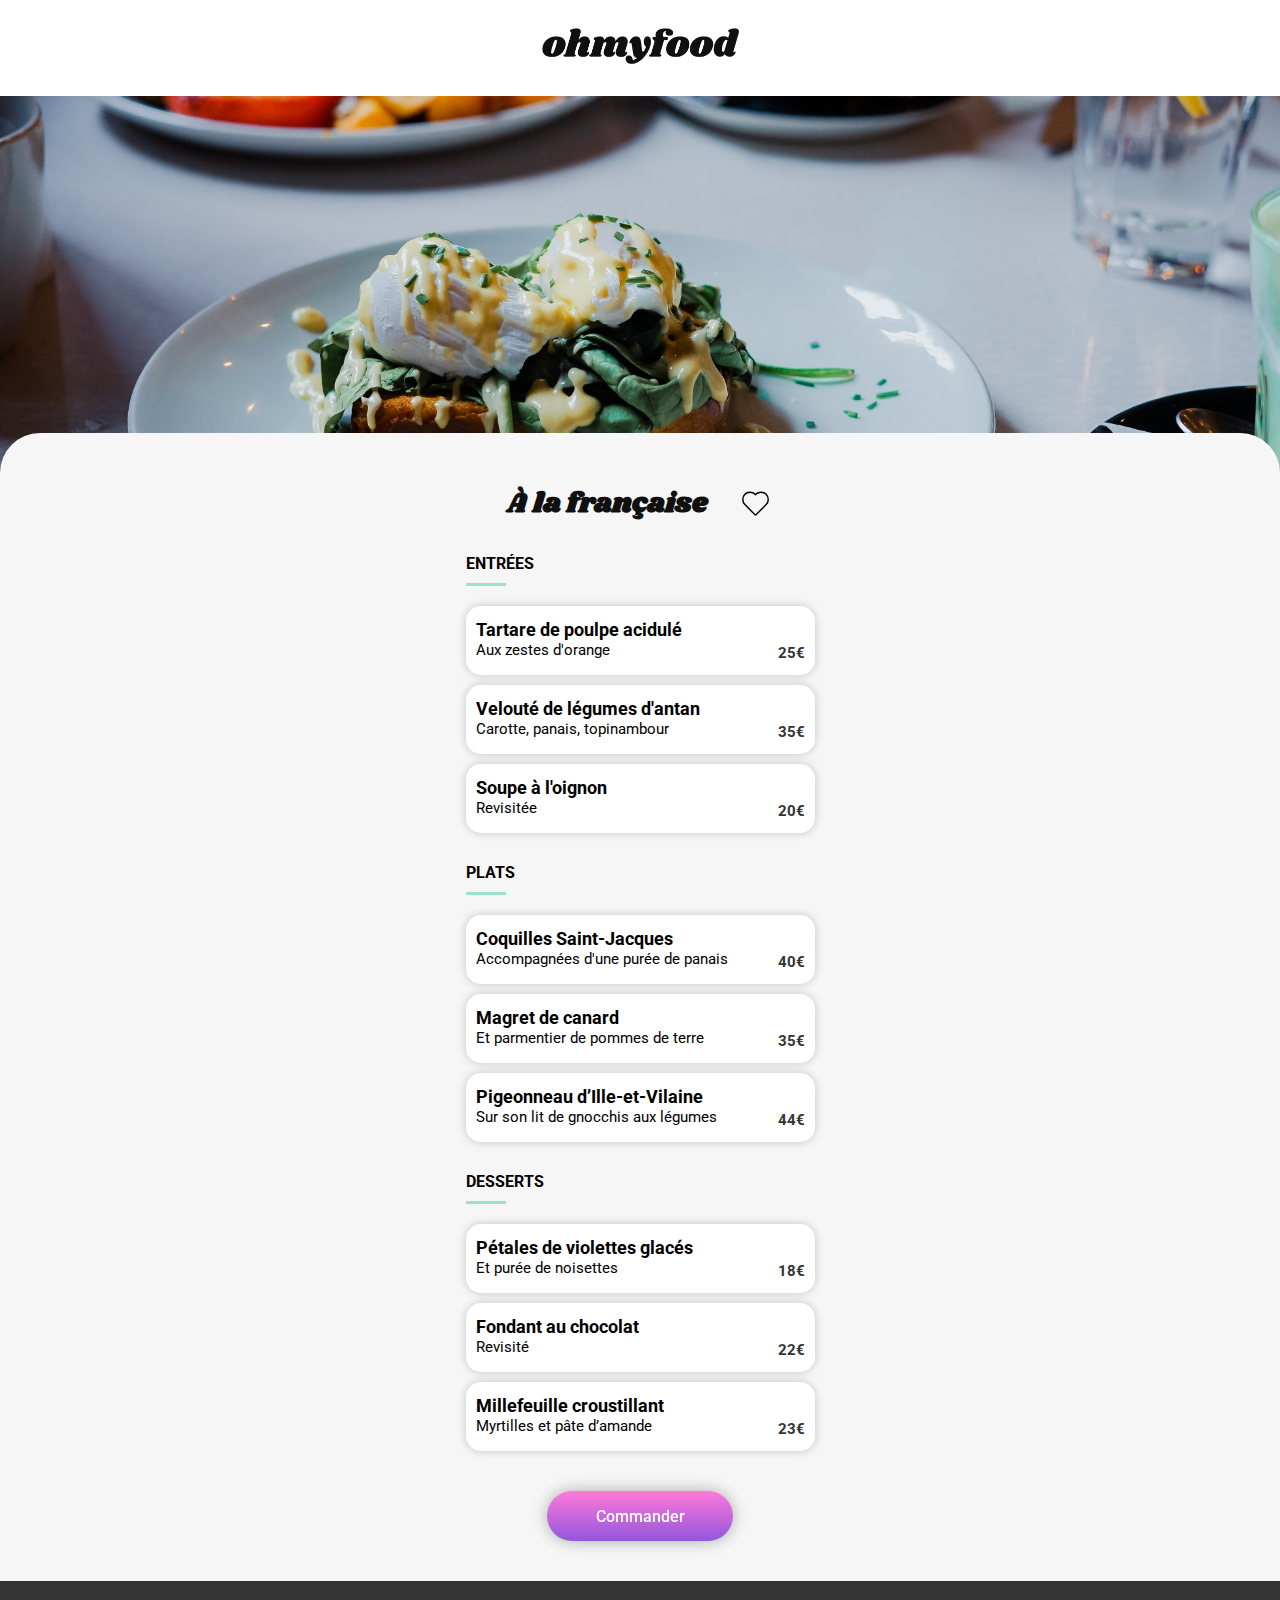
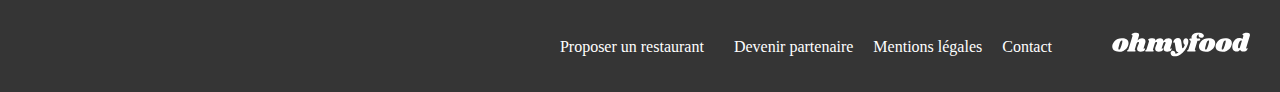
<file: restaurants/à-la-française.html>
<!DOCTYPE html>
<html lang="fr">
<head>
    <meta charset="UTF-8">
    <meta name="viewport" content="width=device-width, initial-scale=1.0">
    <link rel="icon" href="../assets/images/logo/omf.png">
    <link rel="preconnect" href="https://fonts.googleapis.com">
    <link rel="preconnect" href="https://fonts.gstatic.com" crossorigin>
    <link href="https://fonts.googleapis.com/css2?family=Roboto+Condensed:ital,wght@0,100..900;1,100..900&family=Roboto:wght@400;500;700;900&display=swap" rel="stylesheet">
    <link rel="preconnect" href="https://fonts.googleapis.com">
    <link rel="preconnect" href="https://fonts.gstatic.com" crossorigin>
    <link href="https://fonts.googleapis.com/css2?family=Shrikhand&display=swap" rel="stylesheet">
    <link rel="stylesheet" href="https://cdnjs.cloudflare.com/ajax/libs/font-awesome/6.2.1/css/all.min.css" integrity="sha512-MV7K8+y+gLIBoVD59lQIYicR65iaqukzvf/nwasF0nqhPay5w/9lJmVM2hMDcnK1OnMGCdVK+iQrJ7lzPJQd1w==" crossorigin="anonymous" referrerpolicy="no-referrer">
    <link rel="stylesheet" href="../assets/style.css">
    <title>À la française</title>
</head>
<body>
    <div class="restaurant__main-container">
        <header>
            <nav class="restaurant__container-header">
                <div class="restaurant__container-link">
                    <a href="../index.html"><i class="fa-solid fa-arrow-left fa-xl"></i></a>
                </div>
                <div class="restaurant__container-logo">
                    <img class="restaurant-logo" src="../assets/images/logo/ohmyfood.png" alt="logo Ohmyfood">
                </div>
            </nav>
        </header>
        <main>
            <div class="restaurant__container-image">
                <img class="restaurant-image" src="../assets/images/restaurants/toa-heftiba-DQKerTsQwi0-unsplash.jpg" alt="photo assiette restaurant À la française">
            </div>
            <section class="restaurant__container-menu">
                <div class="restaurant__container-title">
                    <h1 class="restaurant-title">À la française</h1>
                    <svg class="" xmlns="http://www.w3.org/2000/svg" width="35px" height="35px" viewBox="0 0 24 24">
                        <defs>
                            <linearGradient id="gradient" x1="0%" y1="0%" x2="0%" y2="100%">
                                <stop offset="0%" style="stop-color:#9356DC;stop-opacity:1" />
                                <stop offset="100%" style="stop-color:#FF79DA;stop-opacity:1" />
                            </linearGradient>
                        </defs>
                        <path class="heart"
                            d="M19.3 5.71002C18.841 5.24601 18.2943 4.87797 17.6917 4.62731C17.0891 4.37666 16.4426 4.2484 15.79 4.25002C15.1373 4.2484 14.4909 4.37666 13.8883 4.62731C13.2857 4.87797 12.739 5.24601 12.28 5.71002L12 6.00002L11.72 5.72001C10.7917 4.79182 9.53273 4.27037 8.22 4.27037C6.90726 4.27037 5.64829 4.79182 4.72 5.72001C3.80386 6.65466 3.29071 7.91125 3.29071 9.22002C3.29071 10.5288 3.80386 11.7854 4.72 12.72L11.49 19.51C11.6306 19.6505 11.8212 19.7294 12.02 19.7294C12.2187 19.7294 12.4094 19.6505 12.55 19.51L19.32 12.72C20.2365 11.7823 20.7479 10.5221 20.7442 9.21092C20.7405 7.89973 20.2218 6.64248 19.3 5.71002Z" />
                    </svg>
                </div>
                <div class="restaurant__container_menu-all">
                    <div class="restaurant__container_menu-title">
                        <h2 class="restaurant__menu-title">ENTRÉES</h2>
                        <p class="restaurant__menu-line"></p>
                    </div>
                    <div class="restaurant__container_menu-all-cards anim-all-one">
                        <article class="restaurant__container_menu-card anim-entrance-one">
                            <div class="restaurant__container_menu-info-price">
                                <div class="restaurant__container_menu-info">
                                    <h3 class="restaurant__container_menu-info-title">Tartare de poulpe acidulé</h3>
                                    <p class="restaurant__container_menu-info-txt">Aux zestes d'orange</p>
                                </div>
                                <div class="restaurant__container_menu-price">
                                    <p>25<span>€</span></p>
                                </div>    
                            </div>
                            <div class="restaurant__container_menu-check">
                                <i class="fa-solid fa-circle-check fa-lg" aria-hidden="true"></i>
                            </div>
                        </article>
                        <article class="restaurant__container_menu-card anim-entrance-two-op">
                            <div class="restaurant__container_menu-info-price">
                                <div class="restaurant__container_menu-info">
                                    <h3 class="restaurant__container_menu-info-title">Velouté de légumes d'antan</h3>
                                    <p class="restaurant__container_menu-info-txt">Carotte, panais, topinambour</p>
                                </div>
                                <div class="restaurant__container_menu-price">
                                    <p>35<span>€</span></p>
                                </div>
                            </div>
                            <div class="restaurant__container_menu-check">
                                <i class="fa-solid fa-circle-check fa-lg" aria-hidden="true"></i>
                            </div>
                        </article>
                        <article class="restaurant__container_menu-card anim-entrance-two">
                            <div class="restaurant__container_menu-info-price">
                                <div class="restaurant__container_menu-info">
                                    <h3 class="restaurant__container_menu-info-title">Soupe à l'oignon</h3>
                                    <p class="restaurant__container_menu-info-txt">Revisitée</p>
                                </div>
                                <div class="restaurant__container_menu-price">
                                    <p>20<span>€</span></p>
                                </div>
                            </div>
                            <div class="restaurant__container_menu-check">
                                <i class="fa-solid fa-circle-check fa-lg" aria-hidden="true"></i>
                            </div>
                        </article>
                    </div>
                </div>
                <div class="restaurant__container_menu-all">
                    <div class="restaurant__container_menu-title">
                        <h2 class="restaurant__menu-title">PLATS</h2>
                        <p class="restaurant__menu-line"></p>
                    </div>
                    <div class="restaurant__container_menu-all-cards anim-all-two">
                        <article class="restaurant__container_menu-card anim-dish-one">
                            <div class="restaurant__container_menu-info-price">
                                <div class="restaurant__container_menu-info">
                                    <h3 class="restaurant__container_menu-info-title">Coquilles Saint-Jacques</h3>
                                    <p class="restaurant__container_menu-info-txt">Accompagnées d'une purée de panais</p>
                                </div>
                                <div class="restaurant__container_menu-price">
                                    <p>40<span>€</span></p>
                                </div>
                            </div>
                            <div class="restaurant__container_menu-check">
                                <i class="fa-solid fa-circle-check fa-lg" aria-hidden="true"></i>
                            </div>
                        </article>
                        <article class="restaurant__container_menu-card anim-dish-two">
                            <div class="restaurant__container_menu-info-price">
                                <div class="restaurant__container_menu-info">
                                    <h3 class="restaurant__container_menu-info-title">Magret de canard</h3>
                                    <p class="restaurant__container_menu-info-txt">Et parmentier de pommes de terre</p>
                                </div>
                                <div class="restaurant__container_menu-price">
                                    <p>35<span>€</span></p>
                                </div>
                            </div>
                            <div class="restaurant__container_menu-check">
                                <i class="fa-solid fa-circle-check fa-lg" aria-hidden="true"></i>
                            </div>
                        </article>
                        <article class="restaurant__container_menu-card anim-dish-three">
                            <div class="restaurant__container_menu-info-price">
                                <div class="restaurant__container_menu-info">
                                    <h3 class="restaurant__container_menu-info-title">Pigeonneau d’Ille-et-Vilaine</h3>
                                    <p class="restaurant__container_menu-info-txt">Sur son lit de gnocchis aux légumes</p>
                                </div>
                                <div class="restaurant__container_menu-price">
                                    <p>44<span>€</span></p>
                                </div>
                            </div>
                            <div class="restaurant__container_menu-check">
                                <i class="fa-solid fa-circle-check fa-lg" aria-hidden="true"></i>
                            </div>
                        </article>
                    </div>
                </div>
                <div class="restaurant__container_menu-all">
                    <div class="restaurant__container_menu-title">
                        <h2 class="restaurant__menu-title">DESSERTS</h2>
                        <p class="restaurant__menu-line"></p>
                    </div>
                    <div class="restaurant__container_menu-all-cards anim-all-three">
                        <article class="restaurant__container_menu-card anim-dessert-one">
                            <div class="restaurant__container_menu-info-price">
                                <div class="restaurant__container_menu-info">
                                    <h3 class="restaurant__container_menu-info-title">Pétales de violettes glacés</h3>
                                    <p class="restaurant__container_menu-info-txt">Et purée de noisettes</p>
                                </div>
                                <div class="restaurant__container_menu-price">
                                    <p>18<span>€</span></p>
                                </div>
                            </div>
                            <div class="restaurant__container_menu-check">
                                <i class="fa-solid fa-circle-check fa-lg" aria-hidden="true"></i>
                            </div>
                        </article>
                        <article class="restaurant__container_menu-card anim-dessert-two">
                            <div class="restaurant__container_menu-info-price">
                                <div class="restaurant__container_menu-info">
                                    <h3 class="restaurant__container_menu-info-title">Fondant au chocolat</h3>
                                    <p class="restaurant__container_menu-info-txt">Revisité</p>
                                </div>
                                <div class="restaurant__container_menu-price">
                                    <p>22<span>€</span></p>
                                </div>
                            </div>
                            <div class="restaurant__container_menu-check">
                                <i class="fa-solid fa-circle-check fa-lg" aria-hidden="true"></i>
                            </div>
                        </article>
                        <article class="restaurant__container_menu-card anim-dessert-three">
                            <div class="restaurant__container_menu-info-price">
                                <div class="restaurant__container_menu-info">
                                    <h3 class="restaurant__container_menu-info-title">Millefeuille croustillant</h3>
                                    <p class="restaurant__container_menu-info-txt">Myrtilles et pâte d’amande</p>
                                </div>
                                <div class="restaurant__container_menu-price">
                                    <p>23<span>€</span></p>
                                </div>
                            </div>
                            <div class="restaurant__container_menu-check">
                                <i class="fa-solid fa-circle-check fa-lg" aria-hidden="true"></i>
                            </div>
                        </article>
                    </div>
                </div>
                <div class="restaurant__container-menu-link">
                    <a class="menu-link" href="#">Commander</a>
                </div>
            </section>
        </main>
        <footer class="container__footer">
            <div>
                <img src="../assets/images/logo/ohmyfood@2x.svg" alt="logo ohmyfood">
            </div>
            <ul class="container__footer-links">
                <li class="footer-link"><a href="#"><i class="fa-solid fa-utensils fa-xs"></i>Proposer un restaurant</a></li>
                <li class="footer-link"><a href="#"><i class="fa-solid fa-handshake-angle fa-xs"></i>Devenir partenaire</a></li>
                <li class="footer-link"><a href="#">Mentions légales</a></li>
                <li><a href="#">Contact</a></li>
            </ul>
        </footer>
    </div>
</body>
</html>
</file>
<file: assets/style.css>
* {
  margin: 0;
  padding: 0;
  box-sizing: border-box;
}

body {
  display: flex;
  justify-content: center;
}

.main__container {
  max-width: 375px;
  font-family: "Roboto", sans-serif;
}
@media screen and (min-width: 377px) and (max-width: 1920px) {
  .main__container {
    max-width: 1440px;
    width: 100%;
  }
  .main__container .loader-background {
    max-width: 1440px;
  }
}

a {
  text-decoration: none;
  color: inherit;
}

ul {
  list-style: none;
}

.heart {
  fill: none;
  stroke: black;
  stroke-width: 1px;
  transition: fill 0.3s;
  z-index: 10;
}

svg:hover .heart {
  stroke: none;
  fill: url(#gradient2);
  fill: url(#gradient3);
  fill: url(#gradient4);
  fill: url(#gradient5);
  fill: url(#gradient);
}

.loader-background {
  position: fixed;
  display: flex;
  justify-content: center;
  align-items: center;
  height: 100%;
  width: 100%;
  background: rgba(246, 246, 246, 0.9);
  z-index: -1;
  opacity: 0;
  animation: 3s 0s ease-in opacitybackground;
}

.loader-wrapper {
  width: 148px;
  height: 100px;
  position: absolute;
  margin: -50px 0 0 -74px;
  left: 50%;
  top: 60%;
  opacity: 0;
  animation: 3s 0s opacityloader;
}

.loader {
  width: 148px;
  height: 100px;
  top: 0;
  left: 0;
  position: absolute;
}
.loader:after {
  content: "";
  top: auto;
  position: absolute;
  display: block;
  animation: shadow 1.3s infinite linear;
  bottom: 0em;
  left: 0;
  height: 0.25em;
  width: 1em;
  border-radius: 50%;
  background-color: black;
  opacity: 0.3;
}

.roller,
.roller:last-child {
  width: 70px;
  height: 70px;
  position: absolute;
  top: 0;
  left: 0;
  animation: rollercoaster 1.3s infinite linear;
  transform: rotate(135deg);
}

.roller:last-child {
  left: auto;
  right: 0;
  transform: rotate(-45deg);
  animation: rollercoaster2 1.3s infinite linear;
}

.roller:before,
.roller:last-child:before {
  content: "";
  display: block;
  width: 15px;
  height: 15px;
  background: #9356DC;
  border-radius: 50%;
  animation: 3s 0s backgroundcolor;
}

@keyframes rollercoaster {
  0% {
    transform: rotate(135deg);
  }
  8% {
    transform: rotate(240deg);
  }
  20% {
    transform: rotate(300deg);
  }
  40% {
    transform: rotate(380deg);
  }
  45% {
    transform: rotate(440deg);
  }
  50% {
    transform: rotate(495deg);
    opacity: 1;
  }
  50.1% {
    transform: rotate(495deg);
    opacity: 0;
  }
  100% {
    transform: rotate(495deg);
    opacity: 0;
  }
}
@keyframes rollercoaster2 {
  0% {
    opacity: 0;
  }
  49.9% {
    opacity: 0;
  }
  50% {
    opacity: 1;
    transform: rotate(-45deg);
  }
  58% {
    transform: rotate(-160deg);
  }
  70% {
    transform: rotate(-240deg);
  }
  80% {
    transform: rotate(-300deg);
  }
  90% {
    transform: rotate(-340deg);
  }
  100% {
    transform: rotate(-405deg);
  }
}
@keyframes shadow {
  0% {
    opacity: 0.3;
    transform: translateX(65px) scale(0.5, 0.5);
  }
  8% {
    transform: translateX(30px) scale(2, 2);
  }
  13% {
    transform: translateX(0px) scale(1.3, 1.3);
  }
  30% {
    transform: translateX(-15px) scale(0.5, 0.5);
    opacity: 0.1;
  }
  50% {
    transform: translateX(60px) scale(1.2, 1.2);
    opacity: 0.3;
  }
  60% {
    transform: translateX(130px) scale(2, 2);
    opacity: 0.05;
  }
  65% {
    transform: translateX(145px) scale(1.2, 1.2);
  }
  80% {
    transform: translateX(120px) scale(0.5, 0.5);
    opacity: 0.1;
  }
  90% {
    transform: translateX(80px) scale(0.8, 0.8);
  }
  100% {
    transform: translateX(60px);
    opacity: 0.3;
  }
}
@keyframes opacityloader {
  0% {
    opacity: 1;
  }
  25% {
    opacity: 0.9;
    scale: 1.1;
  }
  50% {
    opacity: 0.8;
    scale: 1.2;
  }
  75% {
    opacity: 0.7;
    scale: 1.3;
  }
  100% {
    opacity: 0;
    scale: 2;
  }
}
@keyframes opacitybackground {
  0% {
    opacity: 1;
    z-index: 200;
  }
  25% {
    opacity: 1;
    z-index: 200;
  }
  50% {
    opacity: 1;
    z-index: 200;
  }
  75% {
    opacity: 1;
    z-index: 200;
  }
  90% {
    opacity: 1;
    z-index: 200;
  }
  100% {
    opacity: 0;
    z-index: -1;
  }
}
@keyframes backgroundcolor {
  0% {
    background: #9356DC;
  }
  25% {
    background: #99E2D0;
  }
  50% {
    background: #9356DC;
  }
  75% {
    background: #FF79DA;
  }
  100% {
    background: #9356DC;
  }
}
#loader2:after {
  animation-delay: 0.15s;
}
#loader2 .roller {
  animation-delay: 0.15s;
}

#loader3:after {
  animation-delay: 0.3s;
}
#loader3 .roller {
  animation-delay: 0.3s;
}

.container__header {
  box-shadow: 0 4px 4px 0 rgba(0, 0, 0, 0.2);
  position: relative;
}
.container__header .container-logo {
  display: flex;
  justify-content: center;
  align-items: center;
  box-shadow: 0 4px 4px 0 rgba(0, 0, 0, 0.2);
  position: relative;
  height: 63px;
}
.container__header .container-logo .logo {
  width: 197px;
  height: 36px;
}
.container__header .container__localisation {
  display: flex;
  justify-content: center;
  align-items: center;
  gap: 20px;
  height: 50px;
  background: #EAEAEA;
}
.container__header .container__localisation .fa-location-dot {
  color: #353535;
}
.container__header .container__localisation .txt-localisation {
  color: #353535;
  font-size: 16px;
  font-weight: 500;
}
@media screen and (min-width: 377px) and (max-width: 1920px) {
  .container__header {
    box-shadow: none;
  }
  .container__header .container-logo {
    box-shadow: none;
    height: 96px;
  }
}

.container__presentation {
  display: flex;
  align-items: center;
  flex-direction: column;
  text-align: center;
  gap: 30px;
  padding: 30px 30px 50px;
  background: #F6F6F6;
}
.container__presentation .presentation-title {
  padding: 0 20px;
  margin-bottom: 20px;
}
.container__presentation .presentation-txt {
  font-size: 18px;
  font-weight: 300;
  color: #353535;
}
.container__presentation .container__presentation-link {
  background: linear-gradient(0deg, rgb(147, 86, 220) 0%, rgb(255, 121, 218) 100%);
  border-radius: 50px;
  display: flex;
  justify-content: center;
  align-items: center;
  height: 50px;
  width: 218px;
  filter: drop-shadow(0px 0px 8px rgba(0, 0, 0, 0.3));
  cursor: pointer;
}
.container__presentation .container__presentation-link .presentation-link {
  color: #FFFFFF;
  font-weight: 500;
}
.container__presentation .container__presentation-link:hover {
  filter: brightness(1.2);
}
@media screen and (min-width: 377px) and (max-width: 1920px) {
  .container__presentation .presentation-title {
    font-size: 40px;
  }
}

.container-fonctionnement {
  padding: 50px 10px 50px;
  display: flex;
  justify-content: center;
  flex-direction: column;
  gap: 40px;
}
.container-fonctionnement .fonctionnement-title {
  padding-left: 10px;
}
.container-fonctionnement .container-etapes {
  display: flex;
  align-items: center;
  flex-direction: column;
  padding-left: 12px;
  gap: 30px;
}
.container-fonctionnement .container-etapes .card-etape-one {
  box-shadow: 0 0 10px 0 rgba(0, 0, 0, 0.2);
  display: flex;
  align-items: center;
  gap: 30px;
  position: relative;
  padding-left: 30px;
  width: 335px;
  height: 72px;
  border-radius: 20px;
  background: #F6F6F6;
}
.container-fonctionnement .container-etapes .card-etape-one .fa-mobile-screen-button {
  color: #7E7E7E;
}
.container-fonctionnement .container-etapes .card-etape-one .etape-title {
  font-size: 16px;
}
.container-fonctionnement .container-etapes .card-etape-one::before {
  display: flex;
  justify-content: center;
  align-items: center;
  position: absolute;
  left: -12px;
  height: 24px;
  width: 24px;
  color: #FFFFFF;
  border-radius: 24px;
  content: "1";
  background: #9356DC;
}
.container-fonctionnement .container-etapes .card-etape-two {
  box-shadow: 0 0 10px 0 rgba(0, 0, 0, 0.2);
  display: flex;
  align-items: center;
  gap: 30px;
  position: relative;
  padding-left: 30px;
  width: 335px;
  height: 72px;
  border-radius: 20px;
  background: #F6F6F6;
}
.container-fonctionnement .container-etapes .card-etape-two .fa-list-ul {
  color: #7E7E7E;
}
.container-fonctionnement .container-etapes .card-etape-two .etape-title {
  font-size: 16px;
}
.container-fonctionnement .container-etapes .card-etape-two::before {
  display: flex;
  justify-content: center;
  align-items: center;
  position: absolute;
  left: -12px;
  height: 24px;
  width: 24px;
  color: #FFFFFF;
  border-radius: 24px;
  content: "2";
  background: #9356DC;
}
.container-fonctionnement .container-etapes .card-etape-three {
  box-shadow: 0 0 10px 0 rgba(0, 0, 0, 0.2);
  display: flex;
  align-items: center;
  gap: 30px;
  position: relative;
  padding-left: 30px;
  width: 335px;
  height: 72px;
  border-radius: 20px;
  background: #F6F6F6;
}
.container-fonctionnement .container-etapes .card-etape-three .fa-store {
  color: #9356DC;
}
.container-fonctionnement .container-etapes .card-etape-three .etape-title {
  font-size: 16px;
}
.container-fonctionnement .container-etapes .card-etape-three::before {
  display: flex;
  justify-content: center;
  align-items: center;
  position: absolute;
  left: -12px;
  height: 24px;
  width: 24px;
  color: #FFFFFF;
  border-radius: 24px;
  content: "3";
  background: #9356DC;
}
@media screen and (min-width: 768px) and (max-width: 1920px) {
  .container-fonctionnement .container-etapes {
    flex-direction: row;
    justify-content: center;
    padding: 0;
  }
  .container-fonctionnement .fonctionnement-title {
    padding-left: 170px;
  }
}

.container__restaurants {
  display: flex;
  flex-direction: column;
  gap: 25px;
  padding: 50px 20px 50px;
  background: #F6F6F6;
}
.container__restaurants .container__cards-restaurants {
  display: flex;
  flex-direction: column;
  gap: 20px;
}
.container__restaurants .container__cards-restaurants .card-restaurant-new, .container__restaurants .container__cards-restaurants .card-restaurant {
  position: relative;
  border-radius: 15px;
  background: #FFFFFF;
  height: 251px;
}
.container__restaurants .container__cards-restaurants .card-restaurant-new .img-restaurant, .container__restaurants .container__cards-restaurants .card-restaurant .img-restaurant {
  object-fit: cover;
  width: 100%;
  height: 68%;
  border-top-left-radius: 15px;
  border-top-right-radius: 15px;
}
.container__restaurants .container__cards-restaurants .card-restaurant-new .container__presentation-restaurant, .container__restaurants .container__cards-restaurants .card-restaurant .container__presentation-restaurant {
  display: flex;
  justify-content: space-between;
  align-items: center;
  height: 32%;
  padding: 0 20px 5px 10px;
}
.container__restaurants .container__cards-restaurants .card-restaurant-new .container__presentation-restaurant .presentation-restaurant-title, .container__restaurants .container__cards-restaurants .card-restaurant .container__presentation-restaurant .presentation-restaurant-title {
  margin-bottom: 5px;
  font-size: 18px;
  font-weight: 700;
}
.container__restaurants .container__cards-restaurants .card-restaurant-new .container__presentation-restaurant .presentation-restaurant-txt, .container__restaurants .container__cards-restaurants .card-restaurant .container__presentation-restaurant .presentation-restaurant-txt {
  font-size: 17px;
  font-weight: 300;
}
.container__restaurants .container__cards-restaurants .card-restaurant-new::before {
  display: flex;
  justify-content: center;
  align-items: center;
  content: "Nouveau";
  position: absolute;
  left: 240px;
  top: 15px;
  border-radius: 2px;
  width: 80px;
  height: 29px;
  font-size: 14px;
  font-weight: 500;
  color: #008766;
  background: #99E2D0;
}
@media screen and (min-width: 1110px) and (max-width: 1920px) {
  .container__restaurants {
    justify-content: center;
    display: grid;
    grid-template-rows: 30px 552px;
    gap: 50px;
  }
  .container__restaurants .container__cards-restaurants {
    max-width: 1080px;
    min-width: 1080px;
    display: grid;
    grid-template-columns: repeat(2, 1fr);
    grid-template-rows: repeat(2, 1fr);
    row-gap: 50px;
    column-gap: 100px;
  }
  .container__restaurants .container__cards-restaurants .card-restaurant-new::before {
    left: 395px;
  }
  .container__restaurants .container__cards-restaurants .container__presentation-restaurant .fa {
    left: 445px;
  }
}

.container__footer {
  display: flex;
  flex-direction: column;
  gap: 20px;
  background: #353535;
  padding: 30px;
}
.container__footer-links {
  color: #FFFFFF;
}
.container__footer-links .footer-link {
  margin-bottom: 10px;
}
.container__footer-links .footer-link .fa-utensils, .container__footer-links .footer-link .fa-handshake-angle {
  margin-right: 10px;
  width: 11px;
}
.container__footer-links .footer-link .fa-solid {
  color: #FFFFFF;
}
@media screen and (min-width: 768px) and (max-width: 1920px) {
  .container__footer {
    flex-direction: row-reverse;
    gap: 60px;
    padding-top: 50px;
  }
  .container__footer .container__footer-links {
    display: flex;
    align-items: center;
    gap: 20px;
  }
  .container__footer .container__footer-links .footer-link {
    margin-bottom: 0;
  }
}

.restaurant__main-container {
  max-width: 375px;
  width: 100%;
}
@media screen and (min-width: 377px) and (max-width: 1920px) {
  .restaurant__main-container {
    max-width: 1440px;
  }
}

.restaurant__container-header {
  display: flex;
  align-items: center;
  justify-content: center;
  height: 63px;
}
.restaurant__container-header .restaurant__container-link {
  position: absolute;
  left: 20px;
}
.restaurant__container-header .restaurant__container-link .fa-arrow-left {
  color: #353535;
}
.restaurant__container-header .restaurant__container-logo .restaurant-logo {
  width: 197px;
  height: 36px;
}
@media screen and (min-width: 377px) and (max-width: 1920px) {
  .restaurant__container-header {
    height: 96px;
  }
}
@media screen and (min-width: 1441px) and (max-width: 1920px) {
  .restaurant__container-header .restaurant__container-link {
    left: 260px;
  }
}

.restaurant__container-image .restaurant-image {
  height: 275px;
  width: 375px;
  object-fit: cover;
  box-sizing: content-box;
  width: 100%;
}
@media screen and (min-width: 377px) and (max-width: 1920px) {
  .restaurant__container-image .restaurant-image {
    height: 383px;
  }
}

.restaurant__container-menu {
  display: flex;
  justify-content: center;
  align-items: center;
  font-family: "Roboto", sans-serif;
  flex-direction: column;
  position: relative;
  background: #F6F6F6;
}
.restaurant__container-menu .restaurant__container-title {
  display: flex;
  justify-content: center;
  align-items: center;
  gap: 30px;
  position: relative;
}
.restaurant__container-menu .restaurant__container-title .restaurant-title {
  font-family: "Shrikhand", serif;
  font-style: oblique 10deg;
  font-size: 28px;
  color: #101010;
}
@media screen and (min-width: 1439px) and (max-width: 1920px) {
  .restaurant__container-menu {
    max-width: 1055px;
    left: 193px;
  }
}
.restaurant__container-menu .restaurant__container_menu-all {
  display: flex;
  flex-direction: column;
  gap: 20px;
  margin-top: 30px;
}
.restaurant__container-menu .restaurant__container_menu-all .restaurant__container_menu-title .restaurant__menu-title {
  font-size: 16px;
}
.restaurant__container-menu .restaurant__container_menu-all .restaurant__container_menu-title .restaurant__menu-line {
  width: 40px;
  height: 3px;
  background: #99E2D0;
  margin-top: 10px;
}
.restaurant__container-menu .restaurant__container_menu-all .restaurant__container_menu-all-cards {
  display: flex;
  flex-direction: column;
  gap: 10px;
}
.restaurant__container-menu .restaurant__container_menu-all .restaurant__container_menu-all-cards .restaurant__container_menu-card {
  box-shadow: 0 0 10px 0 rgba(0, 0, 0, 0.2);
  cursor: pointer;
  display: flex;
  align-items: center;
  width: 349px;
  height: 69px;
  border-radius: 15px;
  background: #FFFFFF;
}
.restaurant__container-menu .restaurant__container_menu-all .restaurant__container_menu-all-cards .restaurant__container_menu-card .restaurant__container_menu-info-price {
  display: flex;
  justify-content: space-between;
  width: 100%;
  overflow: hidden;
  padding: 10px;
}
.restaurant__container-menu .restaurant__container_menu-all .restaurant__container_menu-all-cards .restaurant__container_menu-card .restaurant__container_menu-info-price .restaurant__container_menu-info {
  height: 43px;
}
.restaurant__container-menu .restaurant__container_menu-all .restaurant__container_menu-all-cards .restaurant__container_menu-card .restaurant__container_menu-info-price .restaurant__container_menu-info .restaurant__container_menu-info-title {
  overflow: hidden;
  height: 22px;
  font-size: 18px;
}
.restaurant__container-menu .restaurant__container_menu-all .restaurant__container_menu-all-cards .restaurant__container_menu-card .restaurant__container_menu-info-price .restaurant__container_menu-info .restaurant__container_menu-info-txt {
  overflow: hidden;
  height: 18px;
  font-size: 15px;
}
.restaurant__container-menu .restaurant__container_menu-all .restaurant__container_menu-all-cards .restaurant__container_menu-card .restaurant__container_menu-info-price .restaurant__container_menu-price {
  margin-top: 25px;
  font-size: 15px;
  font-weight: 700;
  color: #353535;
}
.restaurant__container-menu .restaurant__container_menu-all .restaurant__container_menu-all-cards .restaurant__container_menu-card .restaurant__container_menu-check {
  display: none;
  align-items: center;
  justify-content: center;
  background: #99E2D0;
  height: 100%;
  width: 59px;
  border-top-right-radius: 15px;
  border-bottom-right-radius: 15px;
}
.restaurant__container-menu .restaurant__container_menu-all .restaurant__container_menu-all-cards .restaurant__container_menu-card .restaurant__container_menu-check .fa-circle-check {
  color: #FFFFFF;
}
.restaurant__container-menu .restaurant__container_menu-all .restaurant__container_menu-all-cards .restaurant__container_menu-card:hover .restaurant__container_menu-check {
  display: flex;
  animation: 0.4s ease-in 0s checkon;
}
@media screen and (min-width: 1439px) and (max-width: 1920px) {
  .restaurant__container-menu .restaurant__container_menu-all .restaurant__container_menu-all-cards .restaurant__container_menu-card {
    width: 634px;
  }
}
.restaurant__container-menu .restaurant__container_menu-all .anim-all-one {
  animation: 0.6s ease-in 0s filter;
}
.restaurant__container-menu .restaurant__container_menu-all .anim-all-one .anim-entrance-one {
  animation: 1s ease-in 0s transpos;
}
.restaurant__container-menu .restaurant__container_menu-all .anim-all-one .anim-entrance-two {
  animation: 1.1s ease-in 0s transneg;
}
.restaurant__container-menu .restaurant__container_menu-all .anim-all-one .anim-entrance-two-op {
  animation: 1.1s ease-in 0s opacity;
}
.restaurant__container-menu .restaurant__container_menu-all .anim-all-one .anim-entrance-three {
  animation: 1.2s ease-in 0s transpos;
}
.restaurant__container-menu .restaurant__container_menu-all .anim-all-one .anim-entrance-four {
  animation: 1.3s ease-in 0s transneg;
}
.restaurant__container-menu .restaurant__container_menu-all .anim-all-two {
  animation: 1.5s ease-in 0s filter;
}
.restaurant__container-menu .restaurant__container_menu-all .anim-all-two .anim-dish-one {
  animation: 1.8s ease-in 0s transpos;
}
.restaurant__container-menu .restaurant__container_menu-all .anim-all-two .anim-dish-two {
  animation: 1.9s ease-in 0s opacity;
}
.restaurant__container-menu .restaurant__container_menu-all .anim-all-two .anim-dish-three {
  animation: 2s ease-in 0s transneg;
}
.restaurant__container-menu .restaurant__container_menu-all .anim-all-three {
  animation: 1.9s ease-in 0s filter;
}
.restaurant__container-menu .restaurant__container_menu-all .anim-all-three .anim-dessert-one {
  animation: 2.3s ease-in 0s transpos;
}
.restaurant__container-menu .restaurant__container_menu-all .anim-all-three .anim-dessert-two {
  animation: 2.4s ease-in 0s opacity;
}
.restaurant__container-menu .restaurant__container_menu-all .anim-all-three .anim-dessert-three {
  animation: 2.5s ease-in 0s transneg;
}
@media screen and (min-width: 1439px) and (max-width: 1920px) {
  .restaurant__container-menu .restaurant__container_menu-all {
    max-width: 634px;
  }
}
.restaurant__container-menu .restaurant__container-menu-link {
  background: linear-gradient(0deg, rgb(147, 86, 220) 0%, rgb(255, 121, 218) 100%);
  border-radius: 50px;
  display: flex;
  justify-content: center;
  align-items: center;
  height: 50px;
  width: 186px;
  margin-top: 40px;
  margin-bottom: 40px;
  filter: drop-shadow(0px 0px 8px rgba(0, 0, 0, 0.3));
  cursor: pointer;
}
.restaurant__container-menu .restaurant__container-menu-link .menu-link {
  color: #FFFFFF;
  font-weight: 500;
}
.restaurant__container-menu .restaurant__container-menu-link:hover {
  filter: brightness(1.2);
}
@keyframes checkon {
  0% {
    width: 0;
    opacity: 0%;
  }
  100% {
    width: 59px;
    opacity: 100%;
  }
}
@keyframes transpos {
  0% {
    transform: translateY(50px);
    opacity: 0;
  }
  100% {
    transform: translateY(0);
    opacity: 1;
  }
}
@keyframes transneg {
  0% {
    transform: translateY(-50px);
    opacity: 0;
  }
  100% {
    transform: translateY(0);
    opacity: 1;
  }
}
@keyframes opacity {
  0% {
    opacity: 0;
  }
  100% {
    opacity: 1;
  }
}
@keyframes filter {
  0% {
    filter: blur(2%);
  }
  50% {
    filter: blur(1%);
  }
  100% {
    filter: blur(0);
  }
}

.restaurant__container-menu::before {
  content: "";
  position: absolute;
  height: 50px;
  width: 375px;
  top: -50px;
  background: #F6F6F6;
  border-top-left-radius: 40px;
  border-top-right-radius: 40px;
}
@media screen and (min-width: 376px) and (max-width: 1438px) {
  .restaurant__container-menu::before {
    width: 100%;
  }
}
@media screen and (min-width: 1439px) and (max-width: 1920px) {
  .restaurant__container-menu::before {
    width: 1055px;
  }
}

/*# sourceMappingURL=style.css.map */
</file>
